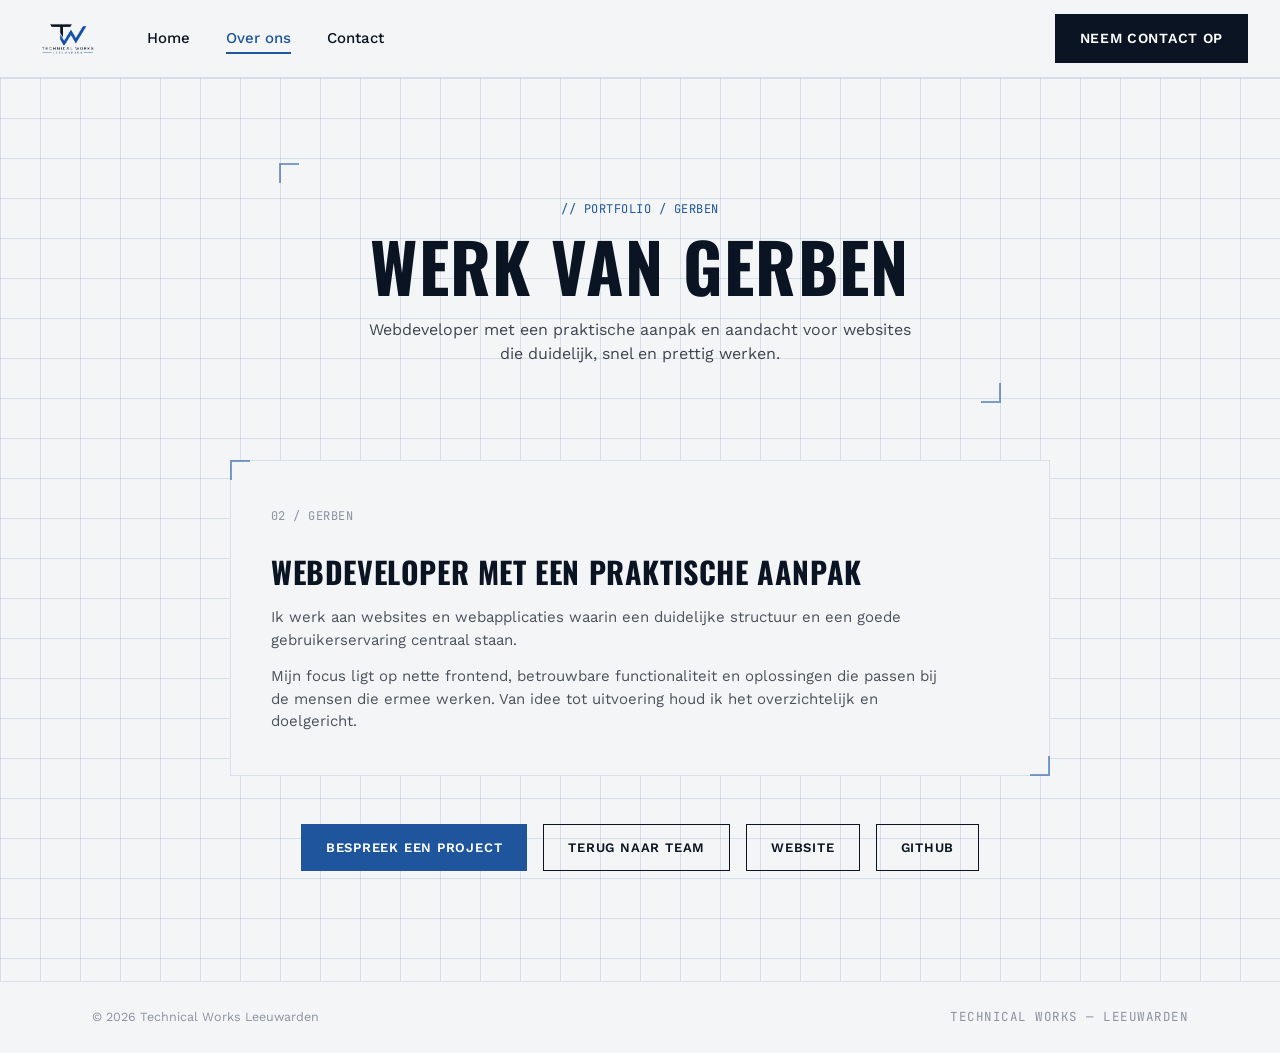
<file: gerbenportfolio.html>
<!DOCTYPE html>
<html lang="nl">
<head>
<meta charset="UTF-8">
<meta name="viewport" content="width=device-width, initial-scale=1.0">
<title>Portfolio Gerben — Technical Works Leeuwarden</title>
<link rel="preconnect" href="https://fonts.googleapis.com">
<link href="https://fonts.googleapis.com/css2?family=Oswald:wght@400;500;600;700&family=Work+Sans:wght@400;500;600&family=JetBrains+Mono:wght@400;500&display=swap" rel="stylesheet">
<style>
  :root{--ink:#0A1422;--blue:#1E559D;--blue-light:#3D7FC9;--steel:#8B93A0;--bg:#F4F5F7;--line:rgba(30,85,157,0.14);--white:#FFFFFF;}
  *{margin:0;padding:0;box-sizing:border-box;}
  html{scroll-behavior:smooth;}
  body{background:var(--bg);color:var(--ink);font-family:'Work Sans',sans-serif;line-height:1.5;min-height:100vh;display:flex;flex-direction:column;}
  h1,h2,h3{font-family:'Oswald',sans-serif;text-transform:uppercase;letter-spacing:.02em;}
  .mono{font-family:'JetBrains Mono',monospace;letter-spacing:.04em;}
  a{color:inherit;text-decoration:none;}
  .wrap{max-width:1160px;margin:0 auto;padding:0 32px;}
  .grid-bg{position:absolute;inset:0;background-image:linear-gradient(var(--line) 1px,transparent 1px),linear-gradient(90deg,var(--line) 1px,transparent 1px);background-size:40px 40px;pointer-events:none;}
  .bracket{position:relative;}
  .bracket::before,.bracket::after{content:'';position:absolute;width:18px;height:18px;border-color:var(--blue);border-style:solid;opacity:.55;}
  .bracket::before{top:-1px;left:-1px;border-width:2px 0 0 2px;}
  .bracket::after{bottom:-1px;right:-1px;border-width:0 2px 2px 0;}
  header{position:sticky;top:0;z-index:50;background:rgba(244,245,247,.9);backdrop-filter:blur(8px);border-bottom:1px solid var(--line);}
  nav{display:flex;align-items:center;justify-content:space-between;padding:14px 32px;width:100%;}
  .nav-left{display:flex;align-items:center;gap:44px;}
  .brand img{height:40px;width:auto;display:block;}
  .navlinks{display:flex;gap:36px;font-size:15px;font-weight:500;}
  .navlinks a{position:relative;padding:4px 0;}
  .navlinks a.current{color:var(--blue);}
  .navlinks a::after{content:'';position:absolute;left:0;bottom:0;height:2px;width:0;background:var(--blue);transition:width .25s ease;}
  .navlinks a:hover::after,.navlinks a.current::after{width:100%;}
  .nav-cta{font-size:14px;font-weight:600;text-transform:uppercase;letter-spacing:.05em;background:var(--ink);color:var(--white);padding:13px 24px;border:1px solid var(--ink);transition:background .2s ease,color .2s ease;}
  .nav-cta:hover{background:transparent;color:var(--ink);}
  main{position:relative;flex:1;padding:86px 0 110px;overflow:hidden;}
  main>.wrap{position:relative;z-index:2;}
  .portfolio-head{max-width:720px;margin:0 auto 58px;text-align:center;padding:36px 24px;}
  .tag{font-size:12px;color:var(--blue);margin-bottom:14px;display:block;}
  .portfolio-head h1{font-size:clamp(38px,6vw,68px);line-height:1;color:var(--ink);}
  .portfolio-head p{max-width:560px;margin:18px auto 0;color:#3C4550;font-size:16px;}
  .text-box{background:var(--bg);border:1px solid var(--line);padding:42px 40px;max-width:820px;margin:0 auto;}
  .text-box .box-label{font-size:12px;color:var(--steel);}
  .text-box h2{font-size:30px;margin:22px 0 12px;}
  .text-box p{font-size:15px;color:#4A525C;max-width:680px;}
  .text-box p + p{margin-top:14px;}
  .portfolio-actions{display:flex;justify-content:center;gap:16px;flex-wrap:wrap;margin-top:48px;}
  .button{padding:13px 24px;border:1px solid var(--ink);font-size:13px;font-weight:600;text-transform:uppercase;letter-spacing:.06em;transition:all .2s ease;}
  .button.primary{background:var(--blue);border-color:var(--blue);color:var(--white);}
  .button:hover{background:var(--ink);border-color:var(--ink);color:var(--white);}
  footer{padding:26px 0;border-top:1px solid var(--line);}
  footer .wrap{display:flex;justify-content:space-between;align-items:center;flex-wrap:wrap;gap:12px;font-size:12.5px;color:var(--steel);}
  @media (max-width:820px){.navlinks{display:none;}}
  @media (max-width:520px){.wrap{padding:0 20px;}nav{padding:14px 20px;}.portfolio-head{padding:28px 20px;}.text-box{padding:30px 24px;}}
</style>
</head>
<body>
<header>
  <nav>
    <div class="nav-left">
      <div class="brand"><img src="logo.png" alt="Technical Works Leeuwarden logo"></div>
      <div class="navlinks">
        <a href="index.html">Home</a>
        <a href="overons.html" class="current">Over ons</a>
        <a href="contact.html">Contact</a>
      </div>
    </div>
    <a href="contact.html" class="nav-cta">Neem contact op</a>
  </nav>
</header>

<main>
  <div class="grid-bg"></div>
  <div class="wrap">
    <section class="portfolio-head bracket">
      <span class="tag mono">// PORTFOLIO / GERBEN</span>
      <h1>Werk van Gerben</h1>
      <p>Webdeveloper met een praktische aanpak en aandacht voor websites die duidelijk, snel en prettig werken.</p>
    </section>

    <section class="text-box bracket" aria-label="Over Gerben">
      <span class="box-label mono">02 / GERBEN</span>
      <h2>Webdeveloper met een praktische aanpak</h2>
      <p>Ik werk aan websites en webapplicaties waarin een duidelijke structuur en een goede gebruikerservaring centraal staan.</p>
      <p>Mijn focus ligt op nette frontend, betrouwbare functionaliteit en oplossingen die passen bij de mensen die ermee werken. Van idee tot uitvoering houd ik het overzichtelijk en doelgericht.</p>
    </section>

    <div class="portfolio-actions">
      <a href="contact.html" class="button primary">Bespreek een project</a>
      <a href="overons.html" class="button">Terug naar team</a>
      <a href="GerbenPortfolioWebsite.html" class="button">Website</a>
      <a href="https://github.com/Gurbun" class="button" target="_blank" rel="noopener noreferrer">GitHub</a>
    </div>
  </div>
</main>

<footer>
  <div class="wrap">
    <span>&copy; 2026 Technical Works Leeuwarden</span>
    <span class="mono">TECHNICAL WORKS — LEEUWARDEN</span>
  </div>
</footer>
</body>
</html>
</file>
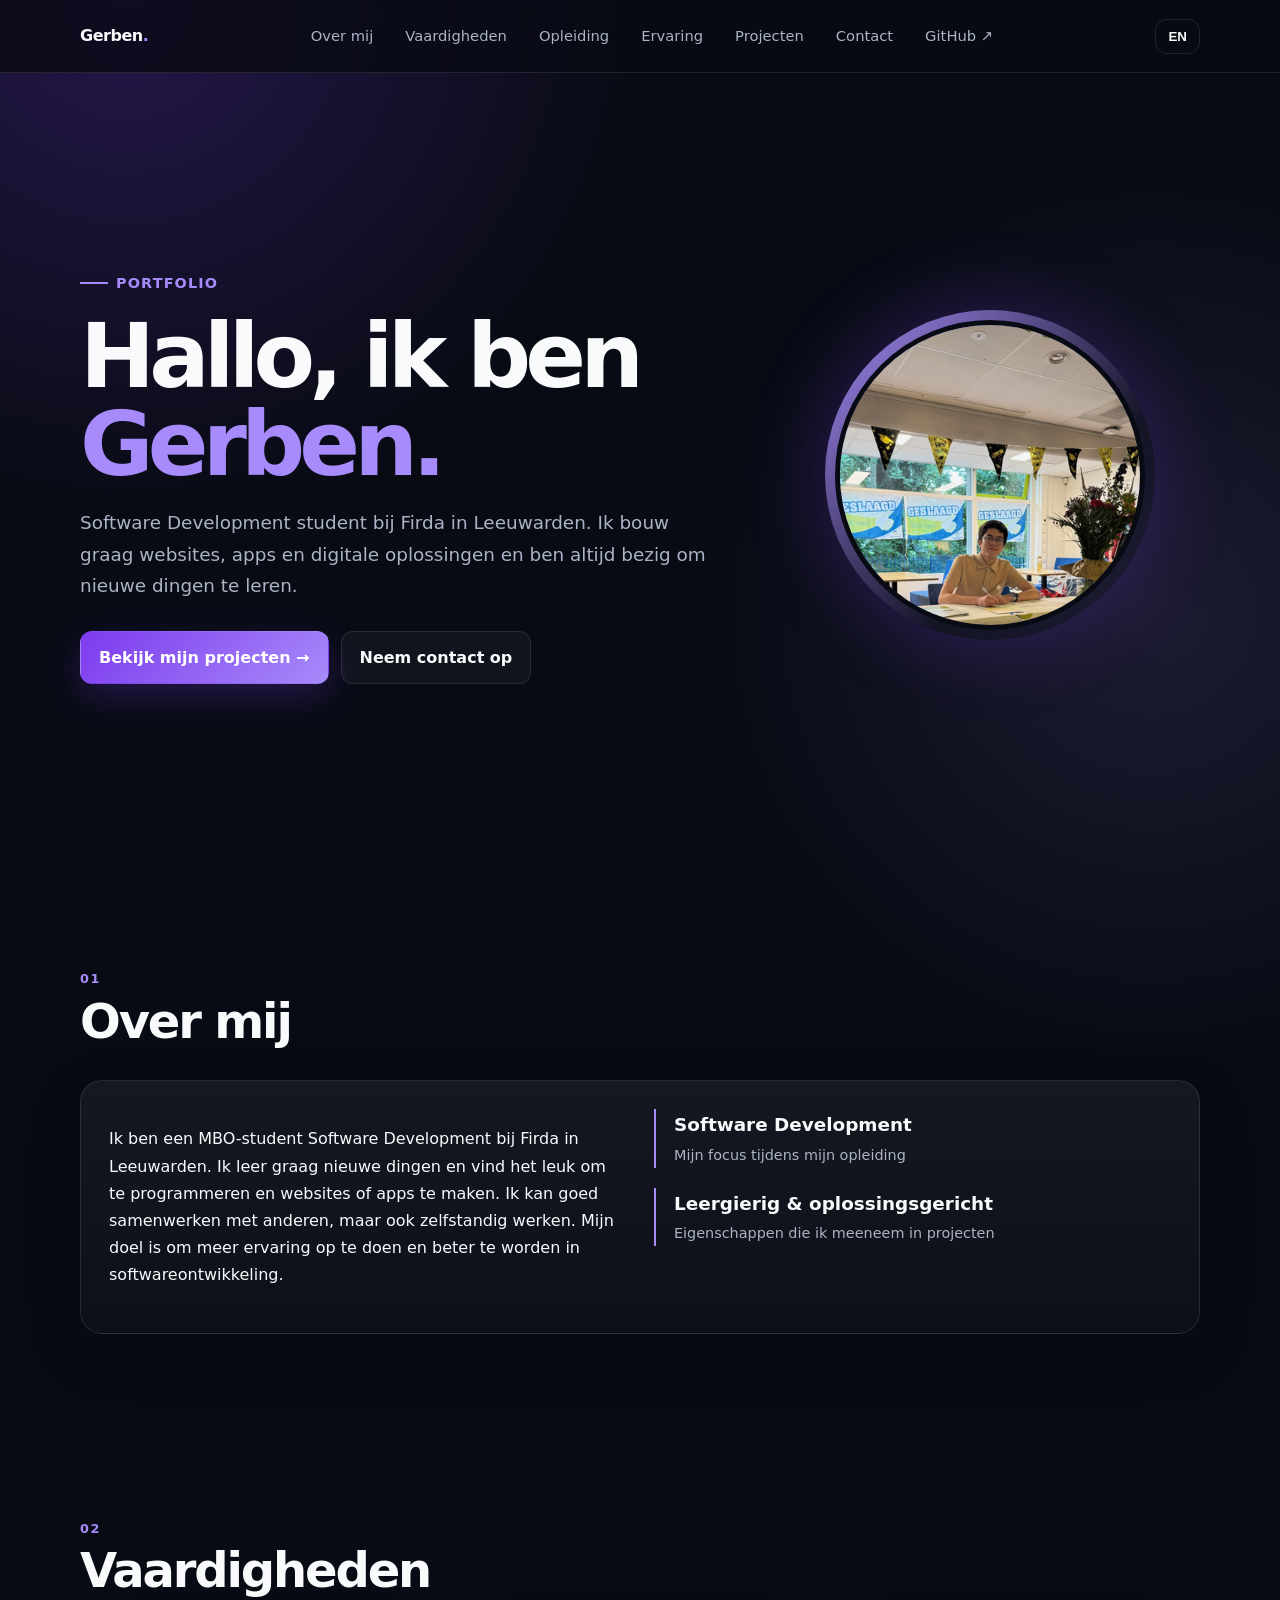
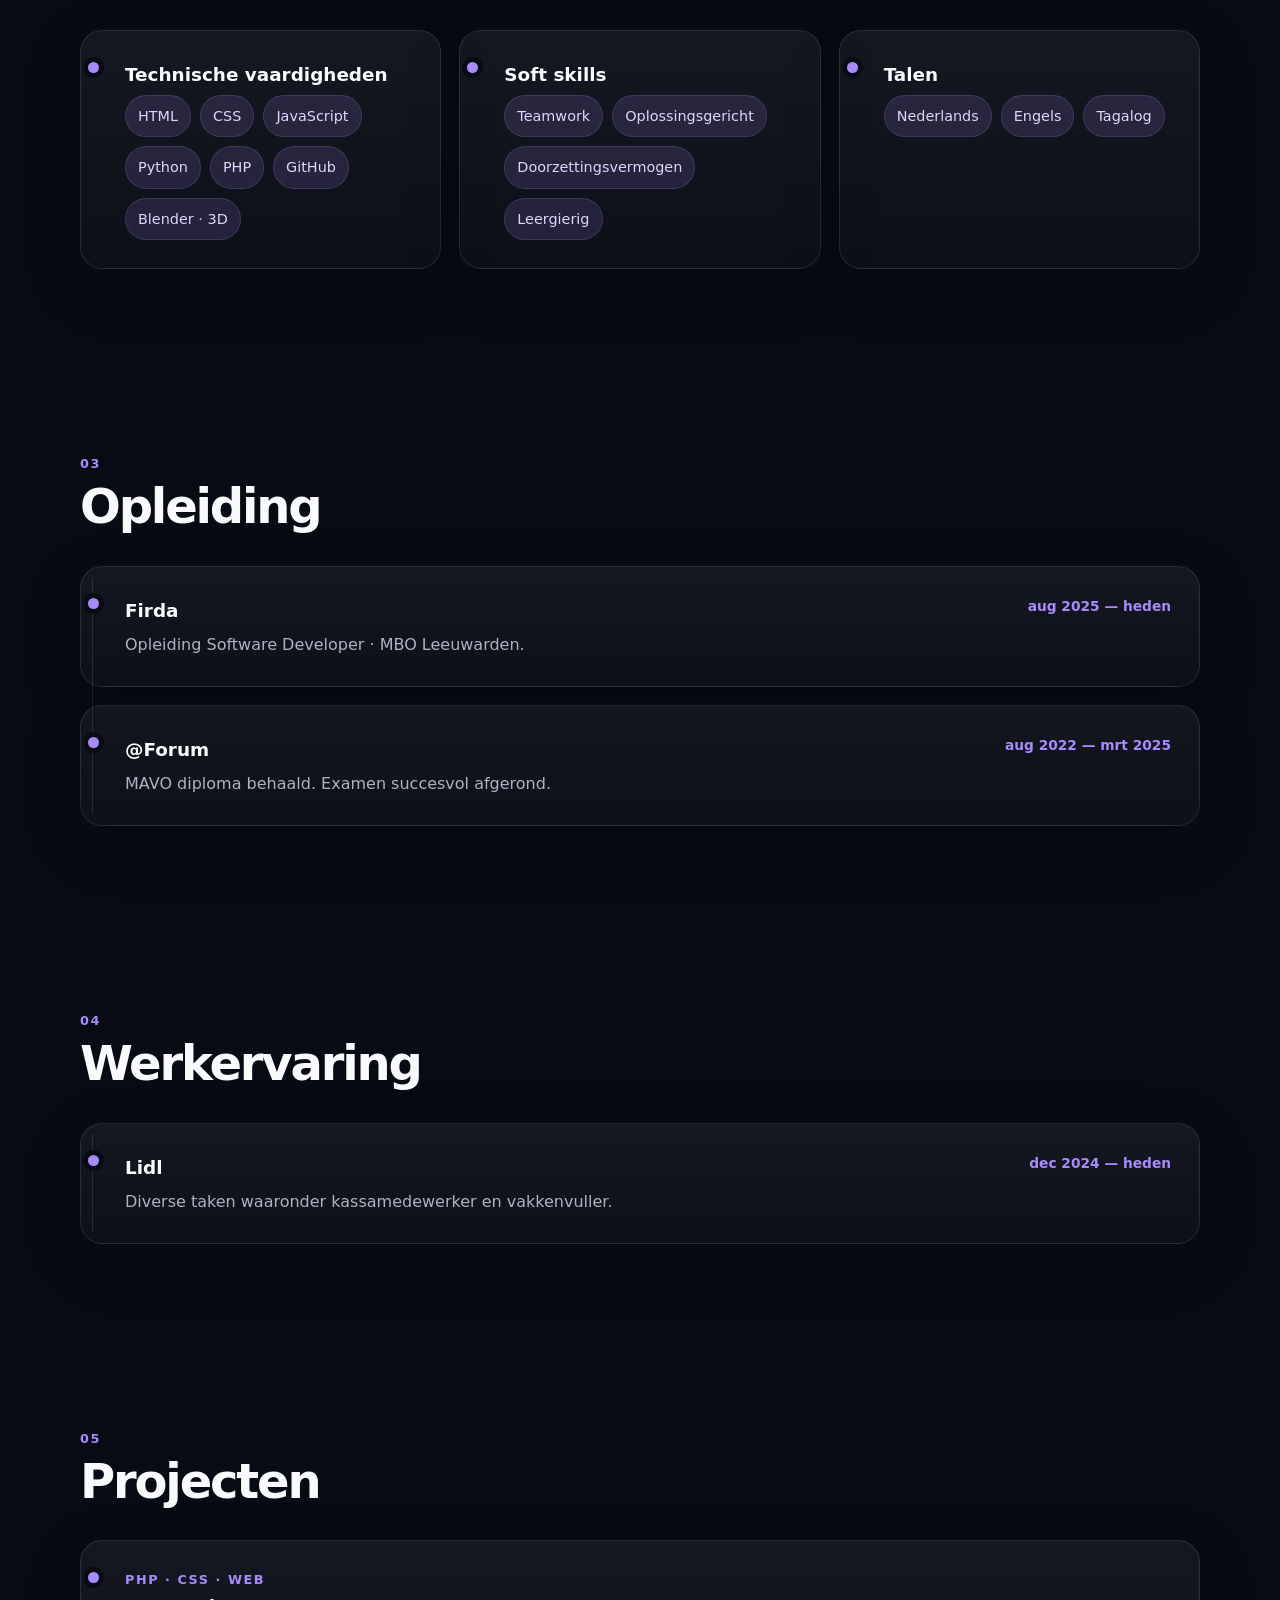
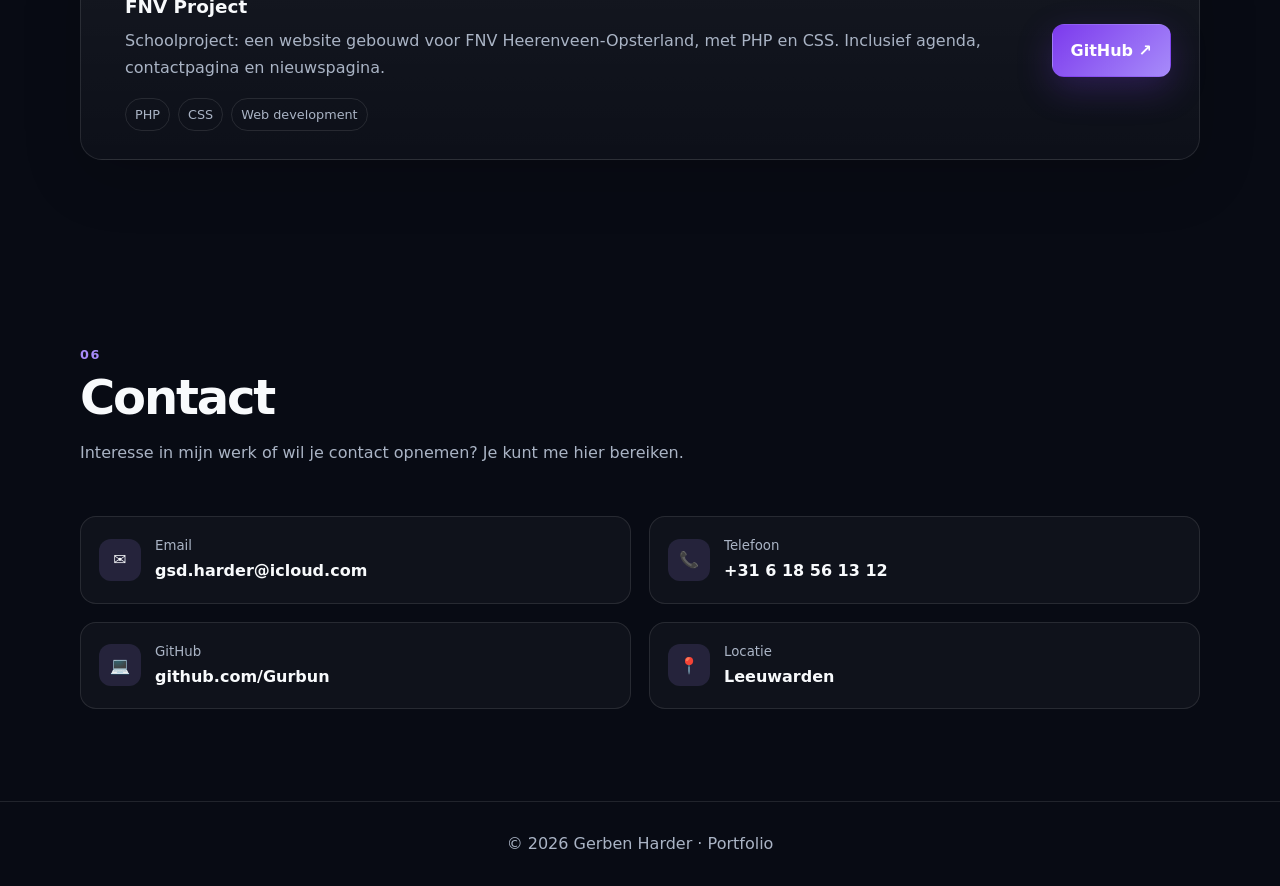
<file: GerbenPortfolioWebsite.html>
<!DOCTYPE html>
<html lang="nl">
<head>
<meta charset="UTF-8">
<meta name="viewport" content="width=device-width, initial-scale=1.0">
<meta name="description" content="Portfolio van Gerben Harder — Software Development student.">
<title>Gerben Harder | Portfolio</title>
<style>
:root {
  --bg: #080b14;
  --surface: rgba(18, 24, 39, .78);
  --surface-strong: #121827;
  --text: #f8fafc;
  --muted: #aab4c5;
  --line: rgba(255,255,255,.10);
  --accent: #a78bfa;
  --accent-2: #7c3aed;
  --accent-soft: rgba(167,139,250,.14);
  --max: 1120px;
  --radius: 22px;
}
* { box-sizing: border-box; }
html { scroll-behavior: smooth; }
body {
  margin: 0;
  font-family: Inter, ui-sans-serif, system-ui, -apple-system, "Segoe UI", sans-serif;
  color: var(--text);
  background:
    radial-gradient(circle at 10% 0%, rgba(124,58,237,.25), transparent 32rem),
    radial-gradient(circle at 90% 15%, rgba(167,139,250,.13), transparent 28rem),
    var(--bg);
  line-height: 1.7;
}
a { color: inherit; }
.container { width: min(calc(100% - 40px), var(--max)); margin: auto; }
section { scroll-margin-top: 100px; padding: 92px 0; }
.nav {
  position: sticky; top: 0; z-index: 100;
  backdrop-filter: blur(18px);
  background: rgba(8,11,20,.78);
  border-bottom: 1px solid var(--line);
}
.nav-inner { min-height: 72px; display:flex; align-items:center; justify-content:space-between; gap:24px; }
.logo { font-weight: 800; letter-spacing: -.03em; }
.logo span { color: var(--accent); }
.nav-links { display:flex; align-items:center; gap: 8px; list-style:none; padding:0; margin:0; }
.nav-links a { display:block; padding:9px 12px; border-radius:10px; text-decoration:none; color:var(--muted); font-size:.92rem; transition:.2s; }
.nav-links a:hover, .nav-links a:focus-visible { color:var(--text); background:var(--accent-soft); }
.nav-actions { display:flex; align-items:center; gap:10px; }
.btn {
  display:inline-flex; align-items:center; justify-content:center; gap:8px;
  padding:12px 18px; border-radius:12px; border:1px solid var(--line);
  text-decoration:none; font-weight:700; cursor:pointer; transition:transform .2s, background .2s, border-color .2s;
}
.btn:hover { transform:translateY(-2px); }
.btn-primary { color:white; border-color:transparent; background:linear-gradient(135deg,var(--accent-2),var(--accent)); box-shadow:0 12px 35px rgba(124,58,237,.25); }
.btn-ghost { background:rgba(255,255,255,.04); }
.lang { padding:9px 12px; background:transparent; color:var(--text); }
.menu { display:none; background:none; color:white; border:1px solid var(--line); border-radius:10px; padding:9px 11px; font-size:1.1rem; }

.hero { min-height: 680px; display:grid; place-items:center; position:relative; overflow:hidden; }
.hero-grid { display:grid; grid-template-columns: 1.2fr .8fr; gap:70px; align-items:center; padding:100px 0; }
.eyebrow { display:inline-flex; gap:8px; align-items:center; color:var(--accent); font-weight:800; font-size:.9rem; letter-spacing:.08em; text-transform:uppercase; }
.eyebrow::before { content:""; width:28px; height:2px; background:var(--accent); }
.hero h1 { font-size:clamp(3rem,7vw,6rem); line-height:.98; letter-spacing:-.065em; margin:18px 0; }
.hero h1 span { color:var(--accent); }
.hero-copy { color:var(--muted); font-size:1.15rem; max-width:650px; }
.hero-buttons { display:flex; flex-wrap:wrap; gap:12px; margin-top:30px; }
.profile-wrap { display:grid; place-items:center; position:relative; }
.profile-ring { width:min(330px,75vw); aspect-ratio:1; padding:10px; border-radius:50%; background:linear-gradient(135deg,var(--accent),transparent 65%); box-shadow:0 0 80px rgba(124,58,237,.28); }
.hero img { width:100%; height:100%; border-radius:50%; object-fit:cover; border:5px solid var(--bg); display:block; }
.badge { position:absolute; right:2%; bottom:10%; padding:12px 16px; border:1px solid var(--line); background:rgba(18,24,39,.9); backdrop-filter:blur(12px); border-radius:14px; font-weight:700; box-shadow:0 16px 40px rgba(0,0,0,.25); }

.section-head { display:flex; align-items:end; justify-content:space-between; gap:20px; margin-bottom:34px; }
.kicker { color:var(--accent); font-weight:800; font-size:.8rem; text-transform:uppercase; letter-spacing:.12em; }
h2 { font-size:clamp(2rem,4vw,3rem); line-height:1.05; letter-spacing:-.045em; margin:6px 0 0; }
.lead { color:var(--muted); max-width:680px; }
.about-card, .card { background:linear-gradient(180deg,rgba(255,255,255,.055),rgba(255,255,255,.025)); border:1px solid var(--line); border-radius:var(--radius); padding:28px; box-shadow:0 18px 60px rgba(0,0,0,.16); }
.about-card { display:grid; grid-template-columns:1fr 1fr; gap:28px; }
.stat { border-left:2px solid var(--accent); padding-left:18px; }
.stat strong { display:block; font-size:1.15rem; }
.stat span { color:var(--muted); font-size:.9rem; }

.skill-groups { display:grid; grid-template-columns:repeat(3,1fr); gap:18px; }
.skill-group h3 { margin-top:0; }
.skills-grid { display:flex; flex-wrap:wrap; gap:9px; }
.skill-tag { padding:8px 12px; border-radius:999px; background:var(--accent-soft); border:1px solid rgba(167,139,250,.2); color:#ddd6fe; font-size:.9rem; }

.timeline { position:relative; display:grid; gap:18px; }
.timeline::before { content:""; position:absolute; left:12px; top:12px; bottom:12px; width:1px; background:var(--line); }
.card { position:relative; padding-left:44px; }
.card::before { content:""; position:absolute; left:7px; top:31px; width:11px; height:11px; border-radius:50%; background:var(--accent); box-shadow:0 0 0 5px var(--bg); }
.card h3 { margin:0 0 5px; font-size:1.15rem; }
.date { color:var(--accent); font-size:.86rem; font-weight:800; float:right; }
.card p { color:var(--muted); margin:0; }

.project-card { display:flex; align-items:center; justify-content:space-between; gap:24px; }
.project-tech { display:flex; gap:8px; flex-wrap:wrap; margin-top:16px; }
.project-tech span { font-size:.8rem; color:var(--muted); border:1px solid var(--line); border-radius:999px; padding:5px 9px; }
.project-link { flex:none; }

.contact-grid { display:grid; grid-template-columns:1fr 1fr; gap:18px; }
.contact-item { display:flex; gap:14px; align-items:center; padding:18px; border:1px solid var(--line); border-radius:16px; background:rgba(255,255,255,.03); }
.contact-icon { width:42px; height:42px; display:grid; place-items:center; border-radius:12px; background:var(--accent-soft); }
.contact-item small { display:block; color:var(--muted); }
.contact-item a { text-decoration:none; font-weight:700; }

footer { border-top:1px solid var(--line); padding:28px 0; color:var(--muted); text-align:center; }

.reveal { opacity:0; transform:translateY(18px); transition:opacity .65s ease, transform .65s ease; }
.reveal.visible { opacity:1; transform:none; }
@media (max-width: 900px) {
  .nav-links { display:none; position:absolute; top:72px; left:20px; right:20px; padding:10px; background:#101624; border:1px solid var(--line); border-radius:16px; flex-direction:column; align-items:stretch; }
  .nav-links.open { display:flex; }
  .menu { display:block; }
  .hero-grid, .about-card, .skill-groups, .contact-grid { grid-template-columns:1fr; }
  .hero { min-height:auto; }
  .hero-grid { padding:75px 0 60px; }
  .profile-wrap { order:-1; }
  .profile-ring { width:220px; }
  .section-head { display:block; }
}
@media (max-width: 600px) {
  .container { width:min(calc(100% - 28px), var(--max)); }
  section { padding:68px 0; }
  .hero h1 { font-size:3.3rem; }
  .hero-copy { font-size:1rem; }
  .date { float:none; display:block; margin-top:4px; }
  .project-card { align-items:flex-start; flex-direction:column; }
  .badge { right:0; bottom:4%; }
}
@media (prefers-reduced-motion: reduce) {
  html { scroll-behavior:auto; }
  *, *::before, *::after { animation-duration:.01ms !important; transition-duration:.01ms !important; }
}
</style>
</head>
<body>

<header class="nav">
  <div class="container nav-inner">
    <a class="logo" href="#top" style="text-decoration:none;">Gerben<span>.</span></a>
    <nav>
      <ul class="nav-links" id="navLinks">
        <li><a href="#about" data-i18n="nav_about">Over mij</a></li>
        <li><a href="#skills" data-i18n="nav_skills">Vaardigheden</a></li>
        <li><a href="#education" data-i18n="nav_education">Opleiding</a></li>
        <li><a href="#experience" data-i18n="nav_experience">Ervaring</a></li>
        <li><a href="#projects" data-i18n="nav_projects">Projecten</a></li>
        <li><a href="#contact" data-i18n="nav_contact">Contact</a></li>
        <li><a href="https://github.com/Gurbun" target="_blank" rel="noopener">GitHub ↗</a></li>
      </ul>
    </nav>
    <div class="nav-actions">
      <button class="btn lang" id="langToggle" type="button" aria-label="Switch language">EN</button>
      <button class="menu" id="menuToggle" type="button" aria-label="Menu openen" aria-expanded="false">☰</button>
    </div>
  </div>
</header>

<main id="top">
  <section class="hero">
    <div class="container hero-grid">
      <div class="reveal">
        <div class="eyebrow" data-i18n="hero_eyebrow">Portfolio</div>
        <h1>Hallo, ik ben <span>Gerben.</span></h1>
        <p class="hero-copy" data-i18n="hero_text">Software Development student bij Firda in Leeuwarden. Ik bouw graag websites, apps en digitale oplossingen en ben altijd bezig om nieuwe dingen te leren.</p>
        <div class="hero-buttons">
          <a class="btn btn-primary" href="#projects" data-i18n="hero_projects">Bekijk mijn projecten →</a>
          <a class="btn btn-ghost" href="#contact" data-i18n="hero_contact">Neem contact op</a>
        </div>
      </div>
      <div class="profile-wrap reveal">
        <div class="profile-ring">
          <img src="[data-uri]" alt="Profielfoto van Gerben Harder">
        </div>
      </div>
    </div>
  </section>

  <section id="about">
    <div class="container reveal">
      <div class="section-head">
        <div><div class="kicker">01</div><h2 data-i18n="about_title">Over mij</h2></div>
      </div>
      <div class="about-card">
        <p data-i18n="about_text">Ik ben een MBO-student Software Development bij Firda in Leeuwarden. Ik leer graag nieuwe dingen en vind het leuk om te programmeren en websites of apps te maken. Ik kan goed samenwerken met anderen, maar ook zelfstandig werken. Mijn doel is om meer ervaring op te doen en beter te worden in softwareontwikkeling.</p>
        <div>
          <div class="stat"><strong>Software Development</strong><span data-i18n="about_focus">Mijn focus tijdens mijn opleiding</span></div>
          <div class="stat" style="margin-top:20px;"><strong>Leergierig & oplossingsgericht</strong><span data-i18n="about_traits">Eigenschappen die ik meeneem in projecten</span></div>
        </div>
      </div>
    </div>
  </section>

  <section id="skills">
    <div class="container reveal">
      <div class="section-head"><div><div class="kicker">02</div><h2 data-i18n="skills_title">Vaardigheden</h2></div></div>
      <div class="skill-groups">
        <div class="card skill-group">
          <h3 data-i18n="skills_tech">Technische vaardigheden</h3>
          <div class="skills-grid">
            <span class="skill-tag">HTML</span><span class="skill-tag">CSS</span><span class="skill-tag">JavaScript</span>
            <span class="skill-tag">Python</span><span class="skill-tag">PHP</span><span class="skill-tag">GitHub</span><span class="skill-tag">Blender · 3D</span>
          </div>
        </div>
        <div class="card skill-group">
          <h3 data-i18n="skills_soft">Soft skills</h3>
          <div class="skills-grid">
            <span class="skill-tag" data-i18n="skill_teamwork">Teamwork</span><span class="skill-tag" data-i18n="skill_solution">Oplossingsgericht</span>
            <span class="skill-tag" data-i18n="skill_perseverance">Doorzettingsvermogen</span><span class="skill-tag" data-i18n="skill_eager">Leergierig</span>
          </div>
        </div>
        <div class="card skill-group">
          <h3 data-i18n="skills_languages">Talen</h3>
          <div class="skills-grid">
            <span class="skill-tag" data-i18n="lang_nl">Nederlands</span><span class="skill-tag" data-i18n="lang_en">Engels</span><span class="skill-tag">Tagalog</span>
          </div>
        </div>
      </div>
    </div>
  </section>

  <section id="education">
    <div class="container reveal">
      <div class="section-head"><div><div class="kicker">03</div><h2 data-i18n="education_title">Opleiding</h2></div></div>
      <div class="timeline">
        <article class="card"><h3>Firda <span class="date">aug 2025 — <span data-i18n="present">heden</span></span></h3><p data-i18n="edu_firda">Opleiding Software Developer · MBO Leeuwarden.</p></article>
        <article class="card"><h3>@Forum <span class="date">aug 2022 — mrt 2025</span></h3><p data-i18n="edu_forum">MAVO diploma behaald. Examen succesvol afgerond.</p></article>
      </div>
    </div>
  </section>

  <section id="experience">
    <div class="container reveal">
      <div class="section-head"><div><div class="kicker">04</div><h2 data-i18n="experience_title">Werkervaring</h2></div></div>
      <div class="timeline">
        <article class="card"><h3>Lidl <span class="date">dec 2024 — <span data-i18n="present">heden</span></span></h3><p data-i18n="exp_lidl">Diverse taken waaronder kassamedewerker en vakkenvuller.</p></article>
      </div>
    </div>
  </section>

  <section id="projects">
    <div class="container reveal">
      <div class="section-head"><div><div class="kicker">05</div><h2 data-i18n="projects_title">Projecten</h2></div></div>
      <article class="card project-card">
        <div>
          <div class="kicker">PHP · CSS · Web</div>
          <h3>FNV Project</h3>
          <p data-i18n="proj_fnv">Schoolproject: een website gebouwd voor FNV Heerenveen-Opsterland, met PHP en CSS. Inclusief agenda, contactpagina en nieuwspagina.</p>
          <div class="project-tech"><span>PHP</span><span>CSS</span><span>Web development</span></div>
        </div>
        <a class="btn btn-primary project-link" href="https://github.com/Gurbun/Fnvproject" target="_blank" rel="noopener">GitHub ↗</a>
      </article>
    </div>
  </section>

  <section id="contact">
    <div class="container reveal">
      <div class="section-head"><div><div class="kicker">06</div><h2 data-i18n="contact_title">Contact</h2><p class="lead" data-i18n="contact_lead">Interesse in mijn werk of wil je contact opnemen? Je kunt me hier bereiken.</p></div></div>
      <div class="contact-grid">
        <div class="contact-item"><div class="contact-icon">✉️</div><div><small>Email</small><a href="mailto:gsd.harder@icloud.com">gsd.harder@icloud.com</a></div></div>
        <div class="contact-item"><div class="contact-icon">📞</div><div><small>Telefoon</small><a href="tel:+31618561312">+31 6 18 56 13 12</a></div></div>
        <div class="contact-item"><div class="contact-icon">💻</div><div><small>GitHub</small><a href="https://github.com/Gurbun" target="_blank" rel="noopener">github.com/Gurbun</a></div></div>
        <div class="contact-item"><div class="contact-icon">📍</div><div><small>Locatie</small><strong>Leeuwarden</strong></div></div>
      </div>
    </div>
  </section>
</main>

<footer>© <span id="year"></span> Gerben Harder · <span data-i18n="footer">Portfolio</span></footer>

<script>
const translations = {
  nl: {
    nav_about:"Over mij", nav_skills:"Vaardigheden", nav_education:"Opleiding", nav_experience:"Ervaring", nav_projects:"Projecten", nav_contact:"Contact",
    hero_eyebrow:"Portfolio", hero_role:"Software Developer Student",
    hero_text:"Software Development student bij Firda in Leeuwarden. Ik bouw graag websites, apps en digitale oplossingen en ben altijd bezig om nieuwe dingen te leren.",
    hero_projects:"Bekijk mijn projecten →", hero_contact:"Neem contact op",
    about_title:"Over mij", about_focus:"Mijn focus tijdens mijn opleiding", about_traits:"Eigenschappen die ik meeneem in projecten",
    about_text:"Ik ben een MBO-student Software Development bij Firda in Leeuwarden. Ik leer graag nieuwe dingen en vind het leuk om te programmeren en websites of apps te maken. Ik kan goed samenwerken met anderen, maar ook zelfstandig werken. Mijn doel is om meer ervaring op te doen en beter te worden in softwareontwikkeling.",
    skills_title:"Vaardigheden", skills_tech:"Technische vaardigheden", skills_soft:"Soft skills", skills_languages:"Talen",
    skill_teamwork:"Teamwork", skill_solution:"Oplossingsgericht", skill_perseverance:"Doorzettingsvermogen", skill_eager:"Leergierig",
    lang_nl:"Nederlands", lang_en:"Engels", education_title:"Opleiding", edu_firda:"Opleiding Software Developer · MBO Leeuwarden.",
    edu_forum:"MAVO diploma behaald. Examen succesvol afgerond.", present:"heden", experience_title:"Werkervaring",
    exp_lidl:"Diverse taken waaronder kassamedewerker en vakkenvuller.", projects_title:"Projecten",
    proj_fnv:"Schoolproject: een website gebouwd voor FNV Heerenveen-Opsterland, met PHP en CSS. Inclusief agenda, contactpagina en nieuwspagina.",
    contact_title:"Contact", contact_lead:"Interesse in mijn werk of wil je contact opnemen? Je kunt me hier bereiken.", footer:"Portfolio"
  },
  en: {
    nav_about:"About me", nav_skills:"Skills", nav_education:"Education", nav_experience:"Experience", nav_projects:"Projects", nav_contact:"Contact",
    hero_eyebrow:"Portfolio", hero_role:"Software Developer Student",
    hero_text:"Software Development student at Firda in Leeuwarden. I enjoy building websites, apps and digital solutions while continuously learning new things.",
    hero_projects:"View my projects →", hero_contact:"Get in touch",
    about_title:"About me", about_focus:"My focus during my studies", about_traits:"Strengths I bring to projects",
    about_text:"I am an MBO Software Development student at Firda in Leeuwarden. I enjoy learning new things and like programming and building websites or apps. I work well with others, but I can also work independently. My goal is to gain more experience and improve my software development skills.",
    skills_title:"Skills", skills_tech:"Technical skills", skills_soft:"Soft skills", skills_languages:"Languages",
    skill_teamwork:"Teamwork", skill_solution:"Solution-oriented", skill_perseverance:"Perseverance", skill_eager:"Eager to learn",
    lang_nl:"Dutch", lang_en:"English", education_title:"Education", edu_firda:"Software Developer program · MBO Leeuwarden.",
    edu_forum:"Obtained MAVO diploma. Successfully passed exams.", present:"present", experience_title:"Experience",
    exp_lidl:"Various tasks including cashier and shelf stocking.", projects_title:"Projects",
    proj_fnv:"School project: a website built for FNV Heerenveen-Opsterland, using PHP and CSS. Includes an agenda, contact page and news page.",
    contact_title:"Contact", contact_lead:"Interested in my work or want to get in touch? You can reach me here.", footer:"Portfolio"
  }
};

let currentLang = localStorage.getItem("portfolioLang") || "nl";
const langButton = document.getElementById("langToggle");
const navLinks = document.getElementById("navLinks");
const menuToggle = document.getElementById("menuToggle");

function applyLanguage() {
  document.documentElement.lang = currentLang;
  langButton.textContent = currentLang === "nl" ? "EN" : "NL";
  document.querySelectorAll("[data-i18n]").forEach(el => {
    const value = translations[currentLang][el.dataset.i18n];
    if (value) el.textContent = value;
  });
  localStorage.setItem("portfolioLang", currentLang);
}

langButton.addEventListener("click", () => {
  currentLang = currentLang === "nl" ? "en" : "nl";
  applyLanguage();
});

menuToggle.addEventListener("click", () => {
  const open = navLinks.classList.toggle("open");
  menuToggle.setAttribute("aria-expanded", String(open));
});
navLinks.querySelectorAll("a").forEach(link => link.addEventListener("click", () => {
  navLinks.classList.remove("open");
  menuToggle.setAttribute("aria-expanded", "false");
}));

const observer = new IntersectionObserver(entries => {
  entries.forEach(entry => {
    if (entry.isIntersecting) {
      entry.target.classList.add("visible");
      observer.unobserve(entry.target);
    }
  });
}, { threshold:.12 });
document.querySelectorAll(".reveal").forEach(el => observer.observe(el));

document.getElementById("year").textContent = new Date().getFullYear();
applyLanguage();
</script>
</body>
</html>
</file>
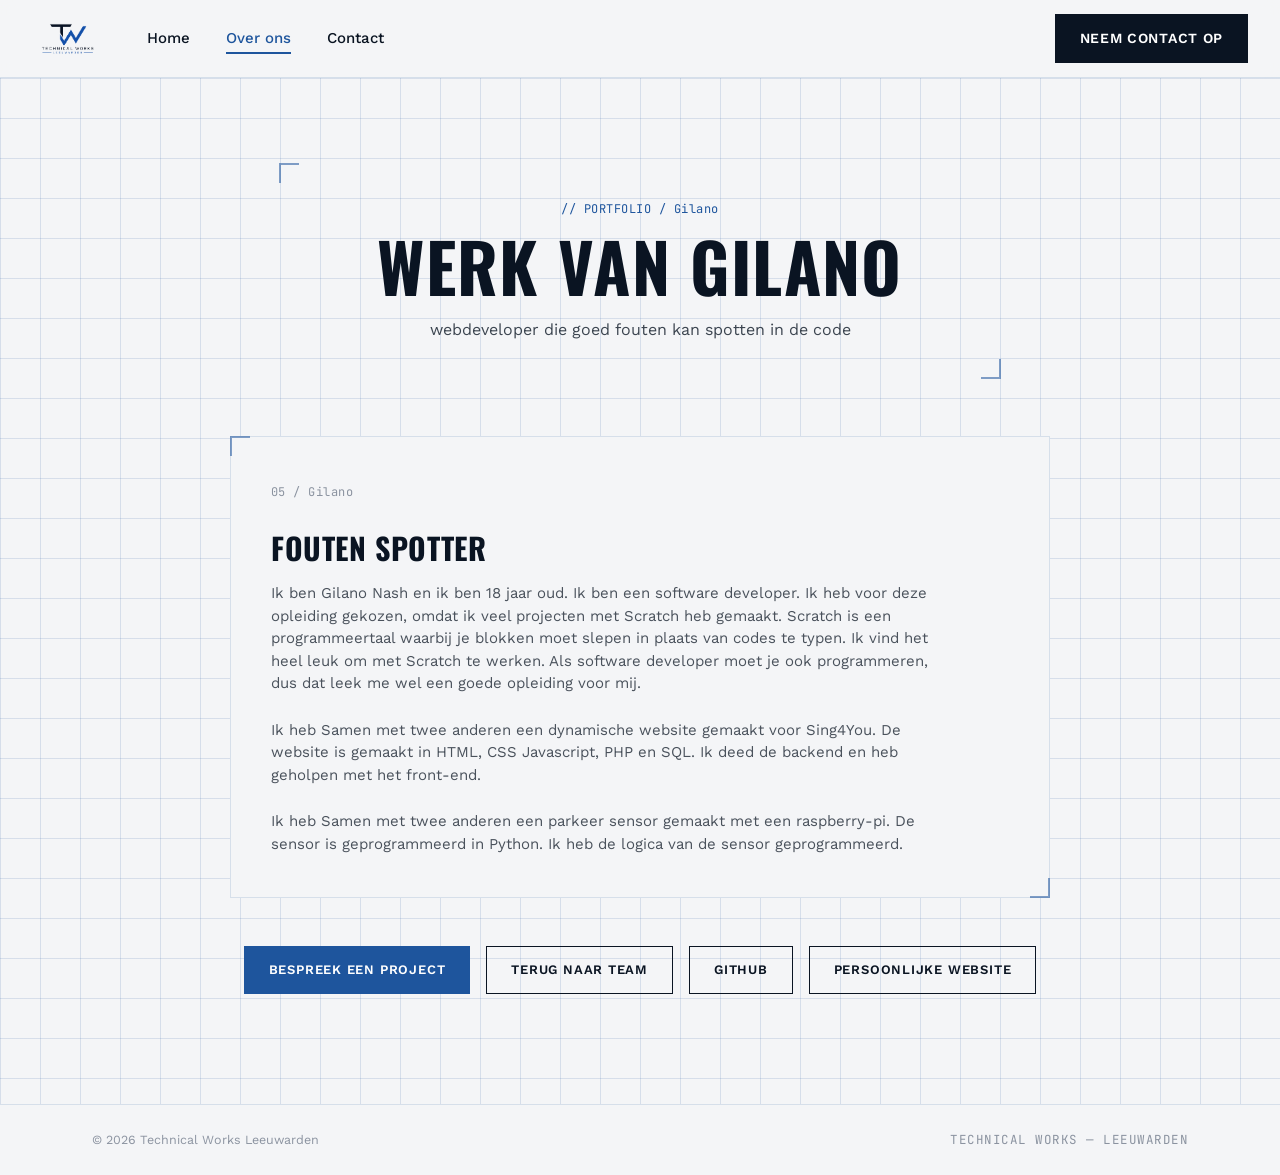
<file: gilano_nash.html>
<!DOCTYPE html>
<html lang="nl">

<head>
  <meta charset="UTF-8">
  <meta name="viewport" content="width=device-width, initial-scale=1.0">
  <title>Portfolio Wesley — Technical Works Leeuwarden</title>
  <link rel="preconnect" href="https://fonts.googleapis.com">
  <link
    href="https://fonts.googleapis.com/css2?family=Oswald:wght@400;500;600;700&family=Work+Sans:wght@400;500;600&family=JetBrains+Mono:wght@400;500&display=swap"
    rel="stylesheet">
  <style>
    :root {
      --ink: #0A1422;
      --blue: #1E559D;
      --blue-light: #3D7FC9;
      --steel: #8B93A0;
      --bg: #F4F5F7;
      --line: rgba(30, 85, 157, .14);
      --white: #FFF;
    }

    * {
      margin: 0;
      padding: 0;
      box-sizing: border-box;
    }

    html {
      scroll-behavior: smooth;
    }

    body {
      background: var(--bg);
      color: var(--ink);
      font-family: 'Work Sans', sans-serif;
      line-height: 1.5;
      min-height: 100vh;
      display: flex;
      flex-direction: column;
    }

    h1,
    h2,
    h3 {
      font-family: 'Oswald', sans-serif;
      text-transform: uppercase;
      letter-spacing: .02em;
    }

    .mono {
      font-family: 'JetBrains Mono', monospace;
      letter-spacing: .04em;
    }

    a {
      color: inherit;
      text-decoration: none;
    }

    .wrap {
      max-width: 1160px;
      margin: 0 auto;
      padding: 0 32px;
    }

    .grid-bg {
      position: absolute;
      inset: 0;
      background-image: linear-gradient(var(--line) 1px, transparent 1px), linear-gradient(90deg, var(--line) 1px, transparent 1px);
      background-size: 40px 40px;
      pointer-events: none;
    }

    .bracket {
      position: relative;
    }

    .bracket::before,
    .bracket::after {
      content: '';
      position: absolute;
      width: 18px;
      height: 18px;
      border-color: var(--blue);
      border-style: solid;
      opacity: .55;
    }

    .bracket::before {
      top: -1px;
      left: -1px;
      border-width: 2px 0 0 2px;
    }

    .bracket::after {
      bottom: -1px;
      right: -1px;
      border-width: 0 2px 2px 0;
    }

    header {
      position: sticky;
      top: 0;
      z-index: 50;
      background: rgba(244, 245, 247, .9);
      backdrop-filter: blur(8px);
      border-bottom: 1px solid var(--line);
    }

    nav {
      display: flex;
      align-items: center;
      justify-content: space-between;
      padding: 14px 32px;
      width: 100%;
    }

    .nav-left {
      display: flex;
      align-items: center;
      gap: 44px;
    }

    .brand img {
      height: 40px;
      width: auto;
      display: block;
    }

    .navlinks {
      display: flex;
      gap: 36px;
      font-size: 15px;
      font-weight: 500;
    }

    .navlinks a {
      position: relative;
      padding: 4px 0;
    }

    .navlinks a.current {
      color: var(--blue);
    }

    .navlinks a::after {
      content: '';
      position: absolute;
      left: 0;
      bottom: 0;
      height: 2px;
      width: 0;
      background: var(--blue);
      transition: width .25s ease;
    }

    .navlinks a:hover::after,
    .navlinks a.current::after {
      width: 100%;
    }

    .nav-cta {
      font-size: 14px;
      font-weight: 600;
      text-transform: uppercase;
      letter-spacing: .05em;
      background: var(--ink);
      color: var(--white);
      padding: 13px 24px;
      border: 1px solid var(--ink);
      transition: background .2s ease, color .2s ease;
    }

    .nav-cta:hover {
      background: transparent;
      color: var(--ink);
    }

    main {
      position: relative;
      flex: 1;
      padding: 86px 0 110px;
      overflow: hidden;
    }

    main>.wrap {
      position: relative;
      z-index: 2;
    }

    .portfolio-head {
      max-width: 720px;
      margin: 0 auto 58px;
      text-align: center;
      padding: 36px 24px;
    }

    .tag {
      font-size: 12px;
      color: var(--blue);
      margin-bottom: 14px;
      display: block;
    }

    .portfolio-head h1 {
      font-size: clamp(38px, 6vw, 68px);
      line-height: 1;
      color: var(--ink);
    }

    .portfolio-head p {
      max-width: 560px;
      margin: 18px auto 0;
      color: #3C4550;
      font-size: 16px;
    }

    .text-box {
      background: var(--bg);
      border: 1px solid var(--line);
      padding: 42px 40px;
      max-width: 820px;
      margin: 0 auto;
    }

    .text-box .box-label {
      font-size: 12px;
      color: var(--steel);
    }

    .text-box h2 {
      font-size: 30px;
      margin: 22px 0 12px;
    }

    .text-box p {
      font-size: 15px;
      color: #4A525C;
      max-width: 680px;
    }

    .text-box p+p {
      margin-top: 14px;
    }

    .portfolio-actions {
      display: flex;
      justify-content: center;
      gap: 16px;
      flex-wrap: wrap;
      margin-top: 48px;
    }

    .button {
      padding: 13px 24px;
      border: 1px solid var(--ink);
      font-size: 13px;
      font-weight: 600;
      text-transform: uppercase;
      letter-spacing: .06em;
      transition: all .2s ease;
    }

    .button.primary {
      background: var(--blue);
      border-color: var(--blue);
      color: var(--white);
    }

    .button:hover {
      background: var(--ink);
      border-color: var(--ink);
      color: var(--white);
    }

    footer {
      padding: 26px 0;
      border-top: 1px solid var(--line);
    }

    footer .wrap {
      display: flex;
      justify-content: space-between;
      align-items: center;
      flex-wrap: wrap;
      gap: 12px;
      font-size: 12.5px;
      color: var(--steel);
    }

    @media (max-width:820px) {
      .navlinks {
        display: none;
      }
    }

    @media (max-width:520px) {
      .wrap {
        padding: 0 20px;
      }

      nav {
        padding: 14px 20px;
      }

      .portfolio-head {
        padding: 28px 20px;
      }

      .text-box {
        padding: 30px 24px;
      }
    }
  </style>
</head>

<body>
  <header>
    <nav>
      <div class="nav-left">
        <div class="brand"><img src="logo.png" alt="Technical Works Leeuwarden logo"></div>
        <div class="navlinks">
          <a href="index.html">Home</a>
          <a href="overons.html" class="current">Over ons</a>
          <a href="contact.html">Contact</a>
        </div>
      </div>
      <a href="contact.html" class="nav-cta">Neem contact op</a>
    </nav>
  </header>

  <main>
    <div class="grid-bg"></div>
    <div class="wrap">
      <section class="portfolio-head bracket">
        <span class="tag mono">// PORTFOLIO / Gilano</span>
        <h1>Werk van Gilano</h1>
        <p>webdeveloper die goed fouten kan spotten in de code</p>
      </section>

      <section class="text-box bracket" aria-label="Over Wesley">
        <span class="box-label mono">05 / Gilano</span>
        <h2>Fouten spotter</h2>
        <p>Ik ben Gilano Nash en ik ben 18 jaar oud. Ik ben een software developer. Ik heb voor deze opleiding gekozen,
          omdat ik veel projecten met Scratch heb gemaakt. Scratch is een programmeertaal waarbij je blokken moet slepen
          in plaats van codes te typen. Ik vind het heel leuk om met Scratch te werken. Als software developer moet je
          ook programmeren, dus dat leek me wel een goede opleiding voor mij.</p>
        <br>
        <P>Ik heb Samen met twee anderen een dynamische website gemaakt voor Sing4You. De website is gemaakt in HTML,
          CSS Javascript, PHP en SQL. Ik deed de backend en heb geholpen met het front-end.</P>
        <br>
        <p>Ik heb Samen met twee anderen een parkeer sensor gemaakt met een raspberry-pi. De sensor is geprogrammeerd in
          Python. Ik heb de logica van de sensor geprogrammeerd.</p>
      </section>

      <div class="portfolio-actions">
        <a href="contact.html" class="button primary">Bespreek een project</a>
        <a href="overons.html" class="button">Terug naar team</a>
        <a href="https://github.com/GilanoNash" class="button" target="_blank" rel="noopener noreferrer">GitHub</a>
        <a href="https://gilanonash.github.io/portfolio-Gilano-Nash/" class="button" target="_blank"
          rel="noopener noreferrer">persoonlijke website</a>
      </div>
    </div>
  </main>

  <footer>
    <div class="wrap">
      <span>&copy; 2026 Technical Works Leeuwarden</span>
      <span class="mono">TECHNICAL WORKS — LEEUWARDEN</span>
    </div>
  </footer>
</body>

</html>
</file>
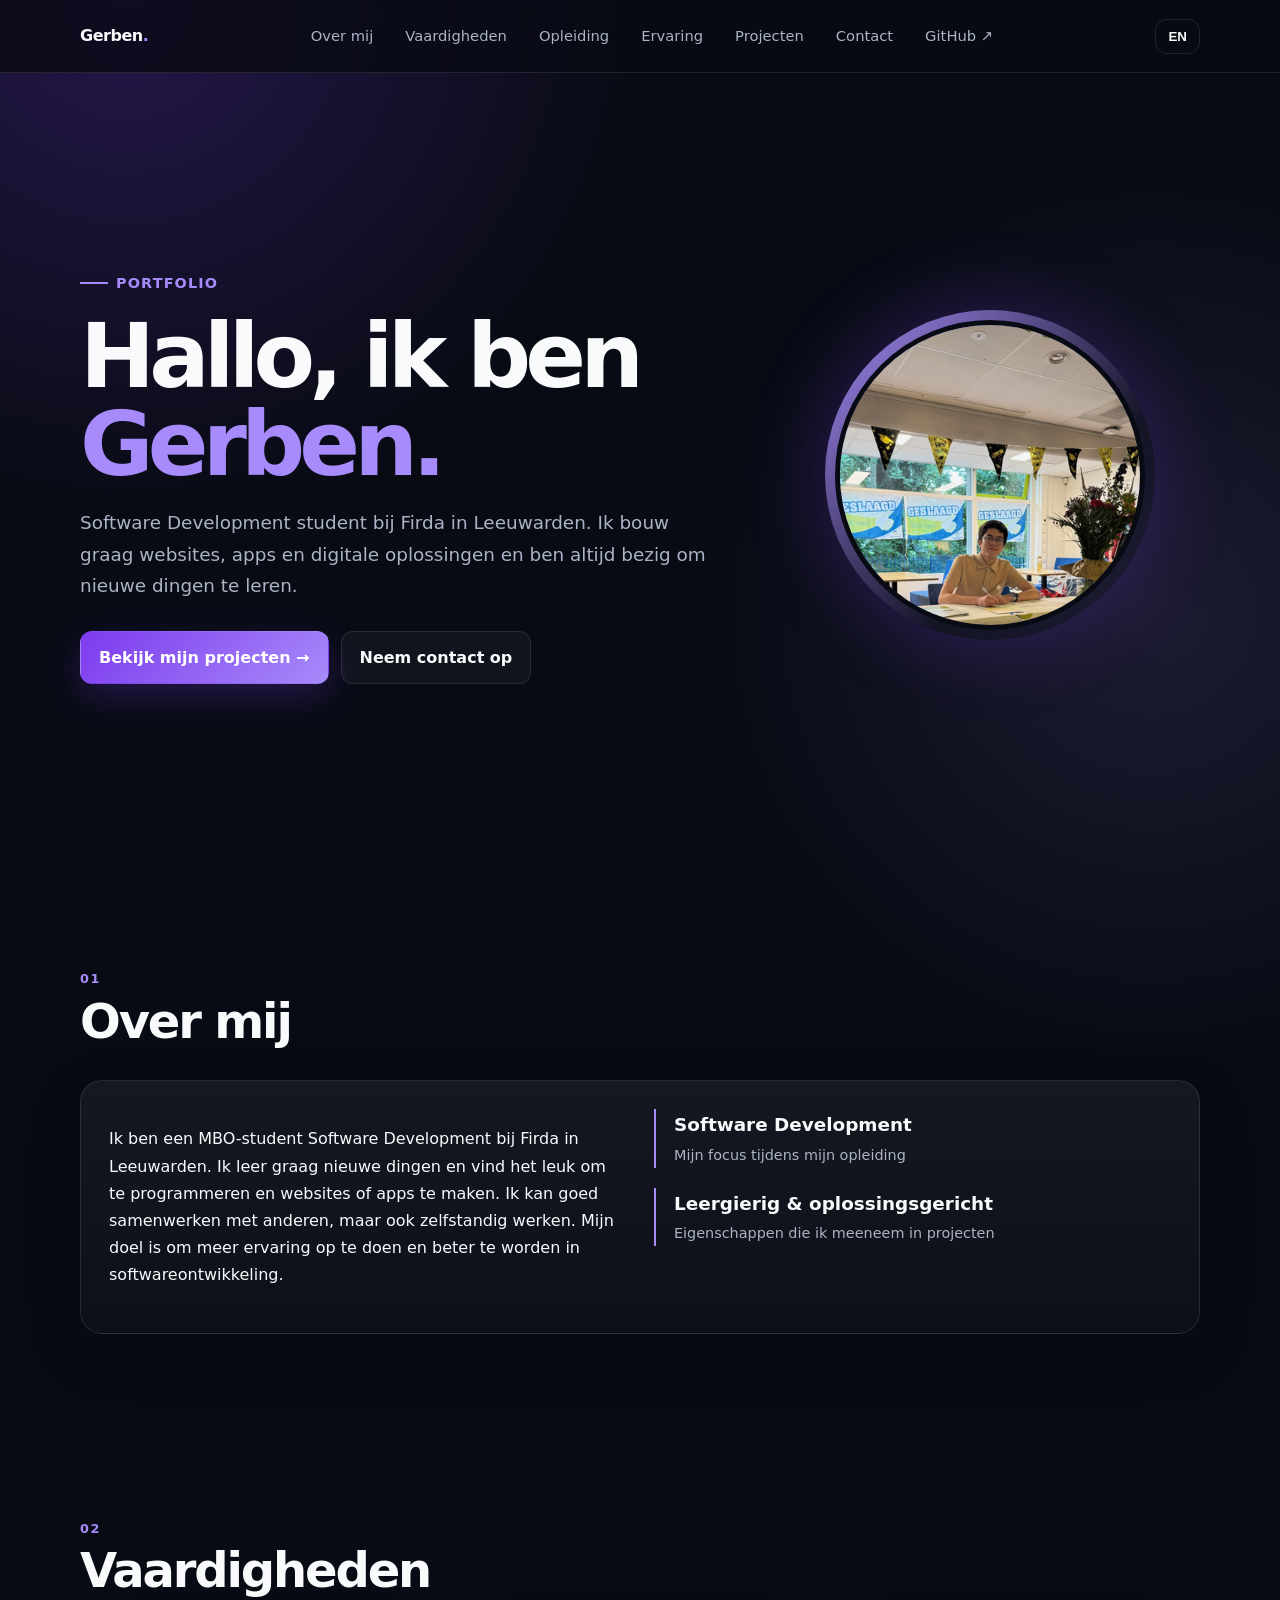
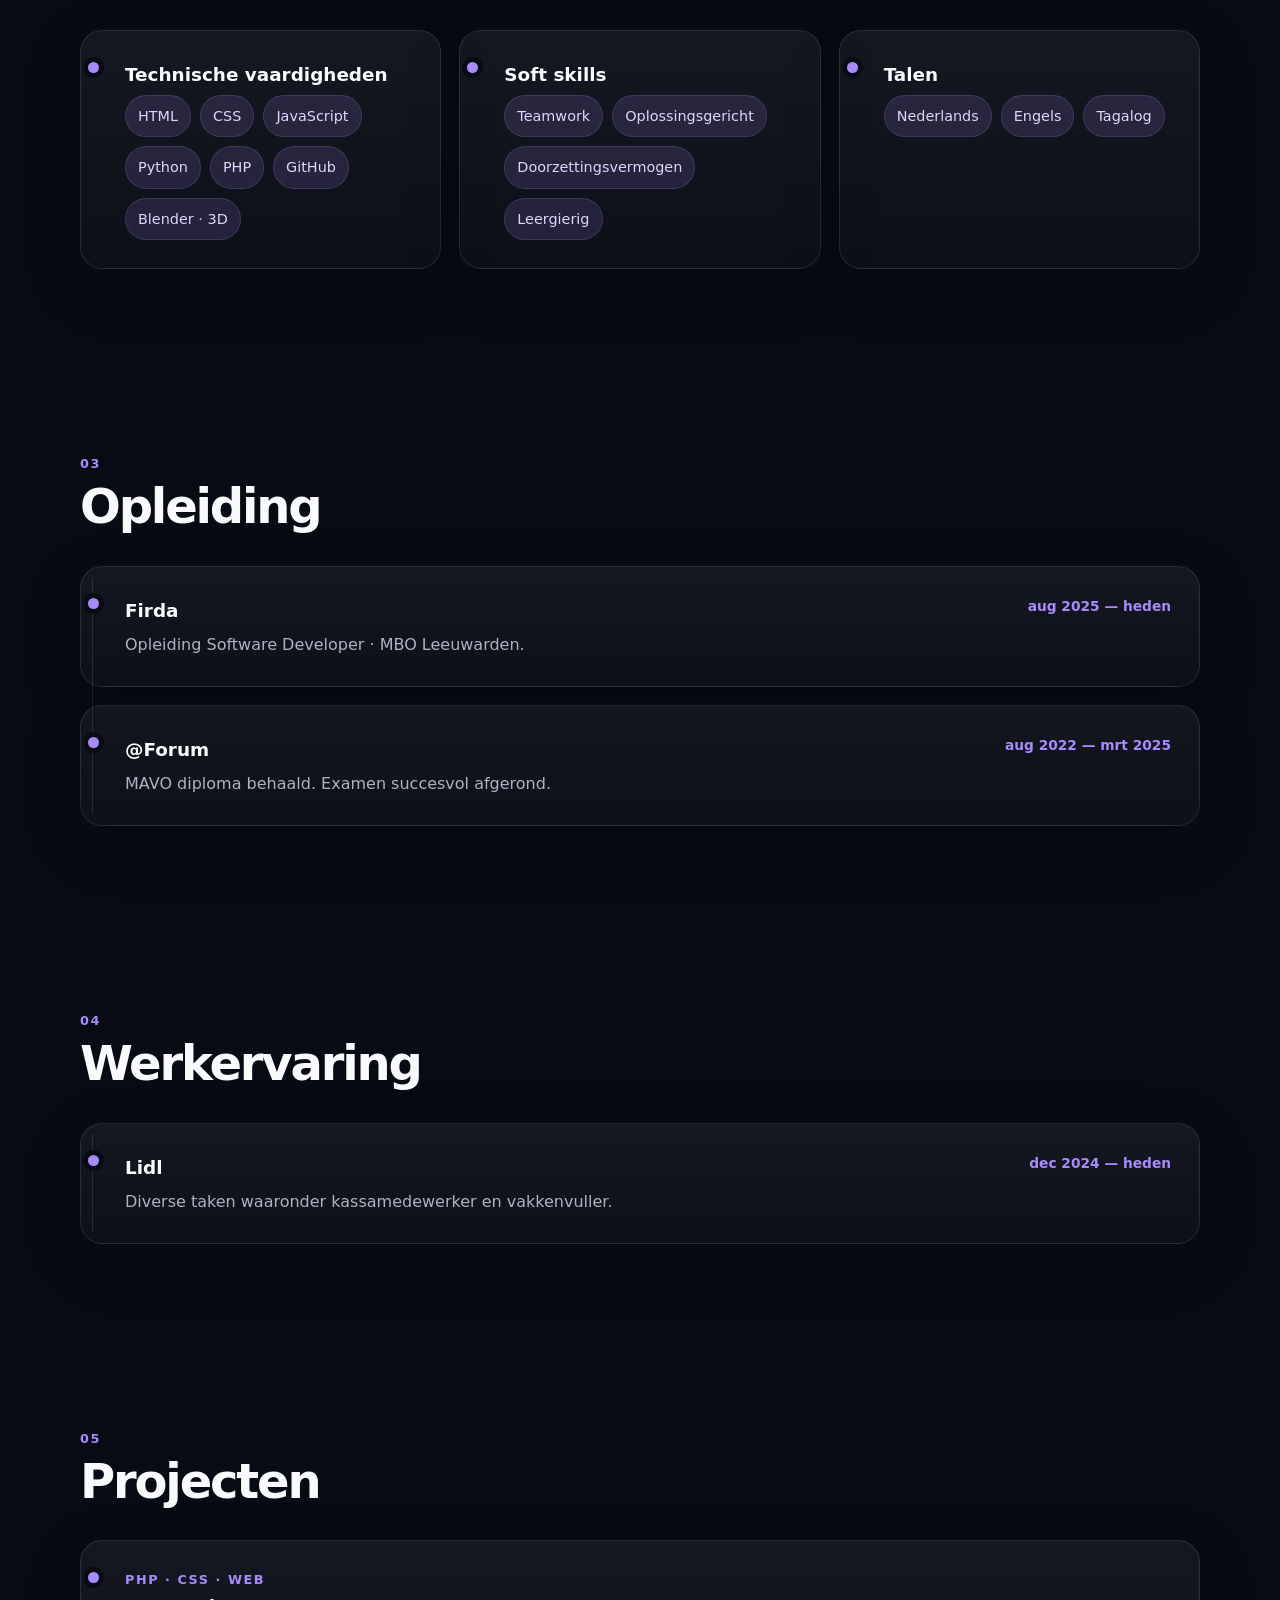
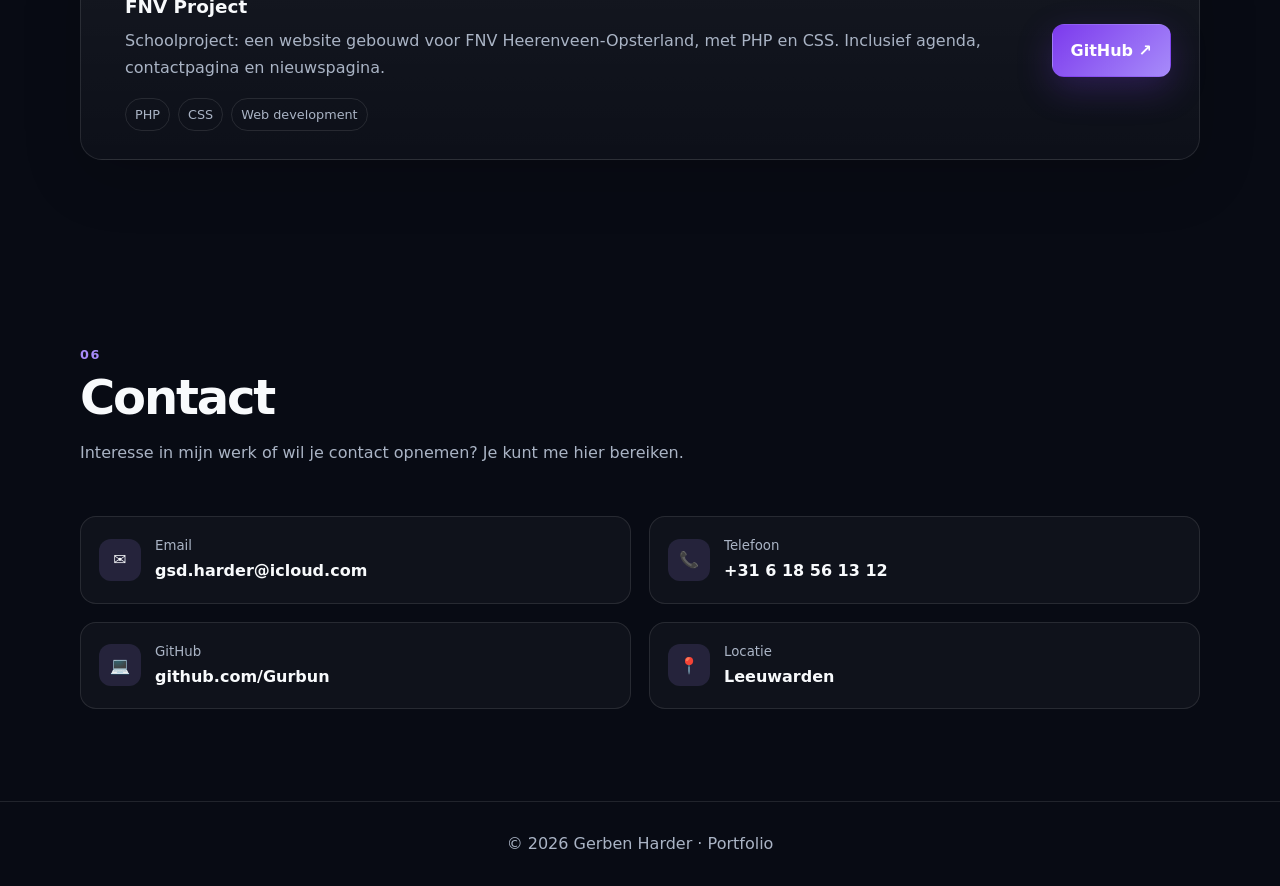
<file: portfoliowebsite.html>
<!DOCTYPE html>
<html lang="nl">
<head>
<meta charset="UTF-8">
<meta name="viewport" content="width=device-width, initial-scale=1.0">
<meta name="description" content="Portfolio van Gerben Harder — Software Development student.">
<title>Gerben Harder | Portfolio</title>
<style>
:root {
  --bg: #080b14;
  --surface: rgba(18, 24, 39, .78);
  --surface-strong: #121827;
  --text: #f8fafc;
  --muted: #aab4c5;
  --line: rgba(255,255,255,.10);
  --accent: #a78bfa;
  --accent-2: #7c3aed;
  --accent-soft: rgba(167,139,250,.14);
  --max: 1120px;
  --radius: 22px;
}
* { box-sizing: border-box; }
html { scroll-behavior: smooth; }
body {
  margin: 0;
  font-family: Inter, ui-sans-serif, system-ui, -apple-system, "Segoe UI", sans-serif;
  color: var(--text);
  background:
    radial-gradient(circle at 10% 0%, rgba(124,58,237,.25), transparent 32rem),
    radial-gradient(circle at 90% 15%, rgba(167,139,250,.13), transparent 28rem),
    var(--bg);
  line-height: 1.7;
}
a { color: inherit; }
.container { width: min(calc(100% - 40px), var(--max)); margin: auto; }
section { scroll-margin-top: 100px; padding: 92px 0; }
.nav {
  position: sticky; top: 0; z-index: 100;
  backdrop-filter: blur(18px);
  background: rgba(8,11,20,.78);
  border-bottom: 1px solid var(--line);
}
.nav-inner { min-height: 72px; display:flex; align-items:center; justify-content:space-between; gap:24px; }
.logo { font-weight: 800; letter-spacing: -.03em; }
.logo span { color: var(--accent); }
.nav-links { display:flex; align-items:center; gap: 8px; list-style:none; padding:0; margin:0; }
.nav-links a { display:block; padding:9px 12px; border-radius:10px; text-decoration:none; color:var(--muted); font-size:.92rem; transition:.2s; }
.nav-links a:hover, .nav-links a:focus-visible { color:var(--text); background:var(--accent-soft); }
.nav-actions { display:flex; align-items:center; gap:10px; }
.btn {
  display:inline-flex; align-items:center; justify-content:center; gap:8px;
  padding:12px 18px; border-radius:12px; border:1px solid var(--line);
  text-decoration:none; font-weight:700; cursor:pointer; transition:transform .2s, background .2s, border-color .2s;
}
.btn:hover { transform:translateY(-2px); }
.btn-primary { color:white; border-color:transparent; background:linear-gradient(135deg,var(--accent-2),var(--accent)); box-shadow:0 12px 35px rgba(124,58,237,.25); }
.btn-ghost { background:rgba(255,255,255,.04); }
.lang { padding:9px 12px; background:transparent; color:var(--text); }
.menu { display:none; background:none; color:white; border:1px solid var(--line); border-radius:10px; padding:9px 11px; font-size:1.1rem; }

.hero { min-height: 680px; display:grid; place-items:center; position:relative; overflow:hidden; }
.hero-grid { display:grid; grid-template-columns: 1.2fr .8fr; gap:70px; align-items:center; padding:100px 0; }
.eyebrow { display:inline-flex; gap:8px; align-items:center; color:var(--accent); font-weight:800; font-size:.9rem; letter-spacing:.08em; text-transform:uppercase; }
.eyebrow::before { content:""; width:28px; height:2px; background:var(--accent); }
.hero h1 { font-size:clamp(3rem,7vw,6rem); line-height:.98; letter-spacing:-.065em; margin:18px 0; }
.hero h1 span { color:var(--accent); }
.hero-copy { color:var(--muted); font-size:1.15rem; max-width:650px; }
.hero-buttons { display:flex; flex-wrap:wrap; gap:12px; margin-top:30px; }
.profile-wrap { display:grid; place-items:center; position:relative; }
.profile-ring { width:min(330px,75vw); aspect-ratio:1; padding:10px; border-radius:50%; background:linear-gradient(135deg,var(--accent),transparent 65%); box-shadow:0 0 80px rgba(124,58,237,.28); }
.hero img { width:100%; height:100%; border-radius:50%; object-fit:cover; border:5px solid var(--bg); display:block; }
.badge { position:absolute; right:2%; bottom:10%; padding:12px 16px; border:1px solid var(--line); background:rgba(18,24,39,.9); backdrop-filter:blur(12px); border-radius:14px; font-weight:700; box-shadow:0 16px 40px rgba(0,0,0,.25); }

.section-head { display:flex; align-items:end; justify-content:space-between; gap:20px; margin-bottom:34px; }
.kicker { color:var(--accent); font-weight:800; font-size:.8rem; text-transform:uppercase; letter-spacing:.12em; }
h2 { font-size:clamp(2rem,4vw,3rem); line-height:1.05; letter-spacing:-.045em; margin:6px 0 0; }
.lead { color:var(--muted); max-width:680px; }
.about-card, .card { background:linear-gradient(180deg,rgba(255,255,255,.055),rgba(255,255,255,.025)); border:1px solid var(--line); border-radius:var(--radius); padding:28px; box-shadow:0 18px 60px rgba(0,0,0,.16); }
.about-card { display:grid; grid-template-columns:1fr 1fr; gap:28px; }
.stat { border-left:2px solid var(--accent); padding-left:18px; }
.stat strong { display:block; font-size:1.15rem; }
.stat span { color:var(--muted); font-size:.9rem; }

.skill-groups { display:grid; grid-template-columns:repeat(3,1fr); gap:18px; }
.skill-group h3 { margin-top:0; }
.skills-grid { display:flex; flex-wrap:wrap; gap:9px; }
.skill-tag { padding:8px 12px; border-radius:999px; background:var(--accent-soft); border:1px solid rgba(167,139,250,.2); color:#ddd6fe; font-size:.9rem; }

.timeline { position:relative; display:grid; gap:18px; }
.timeline::before { content:""; position:absolute; left:12px; top:12px; bottom:12px; width:1px; background:var(--line); }
.card { position:relative; padding-left:44px; }
.card::before { content:""; position:absolute; left:7px; top:31px; width:11px; height:11px; border-radius:50%; background:var(--accent); box-shadow:0 0 0 5px var(--bg); }
.card h3 { margin:0 0 5px; font-size:1.15rem; }
.date { color:var(--accent); font-size:.86rem; font-weight:800; float:right; }
.card p { color:var(--muted); margin:0; }

.project-card { display:flex; align-items:center; justify-content:space-between; gap:24px; }
.project-tech { display:flex; gap:8px; flex-wrap:wrap; margin-top:16px; }
.project-tech span { font-size:.8rem; color:var(--muted); border:1px solid var(--line); border-radius:999px; padding:5px 9px; }
.project-link { flex:none; }

.contact-grid { display:grid; grid-template-columns:1fr 1fr; gap:18px; }
.contact-item { display:flex; gap:14px; align-items:center; padding:18px; border:1px solid var(--line); border-radius:16px; background:rgba(255,255,255,.03); }
.contact-icon { width:42px; height:42px; display:grid; place-items:center; border-radius:12px; background:var(--accent-soft); }
.contact-item small { display:block; color:var(--muted); }
.contact-item a { text-decoration:none; font-weight:700; }

footer { border-top:1px solid var(--line); padding:28px 0; color:var(--muted); text-align:center; }

.reveal { opacity:0; transform:translateY(18px); transition:opacity .65s ease, transform .65s ease; }
.reveal.visible { opacity:1; transform:none; }
@media (max-width: 900px) {
  .nav-links { display:none; position:absolute; top:72px; left:20px; right:20px; padding:10px; background:#101624; border:1px solid var(--line); border-radius:16px; flex-direction:column; align-items:stretch; }
  .nav-links.open { display:flex; }
  .menu { display:block; }
  .hero-grid, .about-card, .skill-groups, .contact-grid { grid-template-columns:1fr; }
  .hero { min-height:auto; }
  .hero-grid { padding:75px 0 60px; }
  .profile-wrap { order:-1; }
  .profile-ring { width:220px; }
  .section-head { display:block; }
}
@media (max-width: 600px) {
  .container { width:min(calc(100% - 28px), var(--max)); }
  section { padding:68px 0; }
  .hero h1 { font-size:3.3rem; }
  .hero-copy { font-size:1rem; }
  .date { float:none; display:block; margin-top:4px; }
  .project-card { align-items:flex-start; flex-direction:column; }
  .badge { right:0; bottom:4%; }
}
@media (prefers-reduced-motion: reduce) {
  html { scroll-behavior:auto; }
  *, *::before, *::after { animation-duration:.01ms !important; transition-duration:.01ms !important; }
}
</style>
</head>
<body>

<header class="nav">
  <div class="container nav-inner">
    <a class="logo" href="#top" style="text-decoration:none;">Gerben<span>.</span></a>
    <nav>
      <ul class="nav-links" id="navLinks">
        <li><a href="#about" data-i18n="nav_about">Over mij</a></li>
        <li><a href="#skills" data-i18n="nav_skills">Vaardigheden</a></li>
        <li><a href="#education" data-i18n="nav_education">Opleiding</a></li>
        <li><a href="#experience" data-i18n="nav_experience">Ervaring</a></li>
        <li><a href="#projects" data-i18n="nav_projects">Projecten</a></li>
        <li><a href="#contact" data-i18n="nav_contact">Contact</a></li>
        <li><a href="https://github.com/Gurbun" target="_blank" rel="noopener">GitHub ↗</a></li>
      </ul>
    </nav>
    <div class="nav-actions">
      <button class="btn lang" id="langToggle" type="button" aria-label="Switch language">EN</button>
      <button class="menu" id="menuToggle" type="button" aria-label="Menu openen" aria-expanded="false">☰</button>
    </div>
  </div>
</header>

<main id="top">
  <section class="hero">
    <div class="container hero-grid">
      <div class="reveal">
        <div class="eyebrow" data-i18n="hero_eyebrow">Portfolio</div>
        <h1>Hallo, ik ben <span>Gerben.</span></h1>
        <p class="hero-copy" data-i18n="hero_text">Software Development student bij Firda in Leeuwarden. Ik bouw graag websites, apps en digitale oplossingen en ben altijd bezig om nieuwe dingen te leren.</p>
        <div class="hero-buttons">
          <a class="btn btn-primary" href="#projects" data-i18n="hero_projects">Bekijk mijn projecten →</a>
          <a class="btn btn-ghost" href="#contact" data-i18n="hero_contact">Neem contact op</a>
        </div>
      </div>
      <div class="profile-wrap reveal">
        <div class="profile-ring">
          <img src="[data-uri]" alt="Profielfoto van Gerben Harder">
        </div>
      </div>
    </div>
  </section>

  <section id="about">
    <div class="container reveal">
      <div class="section-head">
        <div><div class="kicker">01</div><h2 data-i18n="about_title">Over mij</h2></div>
      </div>
      <div class="about-card">
        <p data-i18n="about_text">Ik ben een MBO-student Software Development bij Firda in Leeuwarden. Ik leer graag nieuwe dingen en vind het leuk om te programmeren en websites of apps te maken. Ik kan goed samenwerken met anderen, maar ook zelfstandig werken. Mijn doel is om meer ervaring op te doen en beter te worden in softwareontwikkeling.</p>
        <div>
          <div class="stat"><strong>Software Development</strong><span data-i18n="about_focus">Mijn focus tijdens mijn opleiding</span></div>
          <div class="stat" style="margin-top:20px;"><strong>Leergierig & oplossingsgericht</strong><span data-i18n="about_traits">Eigenschappen die ik meeneem in projecten</span></div>
        </div>
      </div>
    </div>
  </section>

  <section id="skills">
    <div class="container reveal">
      <div class="section-head"><div><div class="kicker">02</div><h2 data-i18n="skills_title">Vaardigheden</h2></div></div>
      <div class="skill-groups">
        <div class="card skill-group">
          <h3 data-i18n="skills_tech">Technische vaardigheden</h3>
          <div class="skills-grid">
            <span class="skill-tag">HTML</span><span class="skill-tag">CSS</span><span class="skill-tag">JavaScript</span>
            <span class="skill-tag">Python</span><span class="skill-tag">PHP</span><span class="skill-tag">GitHub</span><span class="skill-tag">Blender · 3D</span>
          </div>
        </div>
        <div class="card skill-group">
          <h3 data-i18n="skills_soft">Soft skills</h3>
          <div class="skills-grid">
            <span class="skill-tag" data-i18n="skill_teamwork">Teamwork</span><span class="skill-tag" data-i18n="skill_solution">Oplossingsgericht</span>
            <span class="skill-tag" data-i18n="skill_perseverance">Doorzettingsvermogen</span><span class="skill-tag" data-i18n="skill_eager">Leergierig</span>
          </div>
        </div>
        <div class="card skill-group">
          <h3 data-i18n="skills_languages">Talen</h3>
          <div class="skills-grid">
            <span class="skill-tag" data-i18n="lang_nl">Nederlands</span><span class="skill-tag" data-i18n="lang_en">Engels</span><span class="skill-tag">Tagalog</span>
          </div>
        </div>
      </div>
    </div>
  </section>

  <section id="education">
    <div class="container reveal">
      <div class="section-head"><div><div class="kicker">03</div><h2 data-i18n="education_title">Opleiding</h2></div></div>
      <div class="timeline">
        <article class="card"><h3>Firda <span class="date">aug 2025 — <span data-i18n="present">heden</span></span></h3><p data-i18n="edu_firda">Opleiding Software Developer · MBO Leeuwarden.</p></article>
        <article class="card"><h3>@Forum <span class="date">aug 2022 — mrt 2025</span></h3><p data-i18n="edu_forum">MAVO diploma behaald. Examen succesvol afgerond.</p></article>
      </div>
    </div>
  </section>

  <section id="experience">
    <div class="container reveal">
      <div class="section-head"><div><div class="kicker">04</div><h2 data-i18n="experience_title">Werkervaring</h2></div></div>
      <div class="timeline">
        <article class="card"><h3>Lidl <span class="date">dec 2024 — <span data-i18n="present">heden</span></span></h3><p data-i18n="exp_lidl">Diverse taken waaronder kassamedewerker en vakkenvuller.</p></article>
      </div>
    </div>
  </section>

  <section id="projects">
    <div class="container reveal">
      <div class="section-head"><div><div class="kicker">05</div><h2 data-i18n="projects_title">Projecten</h2></div></div>
      <article class="card project-card">
        <div>
          <div class="kicker">PHP · CSS · Web</div>
          <h3>FNV Project</h3>
          <p data-i18n="proj_fnv">Schoolproject: een website gebouwd voor FNV Heerenveen-Opsterland, met PHP en CSS. Inclusief agenda, contactpagina en nieuwspagina.</p>
          <div class="project-tech"><span>PHP</span><span>CSS</span><span>Web development</span></div>
        </div>
        <a class="btn btn-primary project-link" href="https://github.com/Gurbun/Fnvproject" target="_blank" rel="noopener">GitHub ↗</a>
      </article>
    </div>
  </section>

  <section id="contact">
    <div class="container reveal">
      <div class="section-head"><div><div class="kicker">06</div><h2 data-i18n="contact_title">Contact</h2><p class="lead" data-i18n="contact_lead">Interesse in mijn werk of wil je contact opnemen? Je kunt me hier bereiken.</p></div></div>
      <div class="contact-grid">
        <div class="contact-item"><div class="contact-icon">✉️</div><div><small>Email</small><a href="mailto:gsd.harder@icloud.com">gsd.harder@icloud.com</a></div></div>
        <div class="contact-item"><div class="contact-icon">📞</div><div><small>Telefoon</small><a href="tel:+31618561312">+31 6 18 56 13 12</a></div></div>
        <div class="contact-item"><div class="contact-icon">💻</div><div><small>GitHub</small><a href="https://github.com/Gurbun" target="_blank" rel="noopener">github.com/Gurbun</a></div></div>
        <div class="contact-item"><div class="contact-icon">📍</div><div><small>Locatie</small><strong>Leeuwarden</strong></div></div>
      </div>
    </div>
  </section>
</main>

<footer>© <span id="year"></span> Gerben Harder · <span data-i18n="footer">Portfolio</span></footer>

<script>
const translations = {
  nl: {
    nav_about:"Over mij", nav_skills:"Vaardigheden", nav_education:"Opleiding", nav_experience:"Ervaring", nav_projects:"Projecten", nav_contact:"Contact",
    hero_eyebrow:"Portfolio", hero_role:"Software Developer Student",
    hero_text:"Software Development student bij Firda in Leeuwarden. Ik bouw graag websites, apps en digitale oplossingen en ben altijd bezig om nieuwe dingen te leren.",
    hero_projects:"Bekijk mijn projecten →", hero_contact:"Neem contact op",
    about_title:"Over mij", about_focus:"Mijn focus tijdens mijn opleiding", about_traits:"Eigenschappen die ik meeneem in projecten",
    about_text:"Ik ben een MBO-student Software Development bij Firda in Leeuwarden. Ik leer graag nieuwe dingen en vind het leuk om te programmeren en websites of apps te maken. Ik kan goed samenwerken met anderen, maar ook zelfstandig werken. Mijn doel is om meer ervaring op te doen en beter te worden in softwareontwikkeling.",
    skills_title:"Vaardigheden", skills_tech:"Technische vaardigheden", skills_soft:"Soft skills", skills_languages:"Talen",
    skill_teamwork:"Teamwork", skill_solution:"Oplossingsgericht", skill_perseverance:"Doorzettingsvermogen", skill_eager:"Leergierig",
    lang_nl:"Nederlands", lang_en:"Engels", education_title:"Opleiding", edu_firda:"Opleiding Software Developer · MBO Leeuwarden.",
    edu_forum:"MAVO diploma behaald. Examen succesvol afgerond.", present:"heden", experience_title:"Werkervaring",
    exp_lidl:"Diverse taken waaronder kassamedewerker en vakkenvuller.", projects_title:"Projecten",
    proj_fnv:"Schoolproject: een website gebouwd voor FNV Heerenveen-Opsterland, met PHP en CSS. Inclusief agenda, contactpagina en nieuwspagina.",
    contact_title:"Contact", contact_lead:"Interesse in mijn werk of wil je contact opnemen? Je kunt me hier bereiken.", footer:"Portfolio"
  },
  en: {
    nav_about:"About me", nav_skills:"Skills", nav_education:"Education", nav_experience:"Experience", nav_projects:"Projects", nav_contact:"Contact",
    hero_eyebrow:"Portfolio", hero_role:"Software Developer Student",
    hero_text:"Software Development student at Firda in Leeuwarden. I enjoy building websites, apps and digital solutions while continuously learning new things.",
    hero_projects:"View my projects →", hero_contact:"Get in touch",
    about_title:"About me", about_focus:"My focus during my studies", about_traits:"Strengths I bring to projects",
    about_text:"I am an MBO Software Development student at Firda in Leeuwarden. I enjoy learning new things and like programming and building websites or apps. I work well with others, but I can also work independently. My goal is to gain more experience and improve my software development skills.",
    skills_title:"Skills", skills_tech:"Technical skills", skills_soft:"Soft skills", skills_languages:"Languages",
    skill_teamwork:"Teamwork", skill_solution:"Solution-oriented", skill_perseverance:"Perseverance", skill_eager:"Eager to learn",
    lang_nl:"Dutch", lang_en:"English", education_title:"Education", edu_firda:"Software Developer program · MBO Leeuwarden.",
    edu_forum:"Obtained MAVO diploma. Successfully passed exams.", present:"present", experience_title:"Experience",
    exp_lidl:"Various tasks including cashier and shelf stocking.", projects_title:"Projects",
    proj_fnv:"School project: a website built for FNV Heerenveen-Opsterland, using PHP and CSS. Includes an agenda, contact page and news page.",
    contact_title:"Contact", contact_lead:"Interested in my work or want to get in touch? You can reach me here.", footer:"Portfolio"
  }
};

let currentLang = localStorage.getItem("portfolioLang") || "nl";
const langButton = document.getElementById("langToggle");
const navLinks = document.getElementById("navLinks");
const menuToggle = document.getElementById("menuToggle");

function applyLanguage() {
  document.documentElement.lang = currentLang;
  langButton.textContent = currentLang === "nl" ? "EN" : "NL";
  document.querySelectorAll("[data-i18n]").forEach(el => {
    const value = translations[currentLang][el.dataset.i18n];
    if (value) el.textContent = value;
  });
  localStorage.setItem("portfolioLang", currentLang);
}

langButton.addEventListener("click", () => {
  currentLang = currentLang === "nl" ? "en" : "nl";
  applyLanguage();
});

menuToggle.addEventListener("click", () => {
  const open = navLinks.classList.toggle("open");
  menuToggle.setAttribute("aria-expanded", String(open));
});
navLinks.querySelectorAll("a").forEach(link => link.addEventListener("click", () => {
  navLinks.classList.remove("open");
  menuToggle.setAttribute("aria-expanded", "false");
}));

const observer = new IntersectionObserver(entries => {
  entries.forEach(entry => {
    if (entry.isIntersecting) {
      entry.target.classList.add("visible");
      observer.unobserve(entry.target);
    }
  });
}, { threshold:.12 });
document.querySelectorAll(".reveal").forEach(el => observer.observe(el));

document.getElementById("year").textContent = new Date().getFullYear();
applyLanguage();
</script>
</body>
</html>
</file>
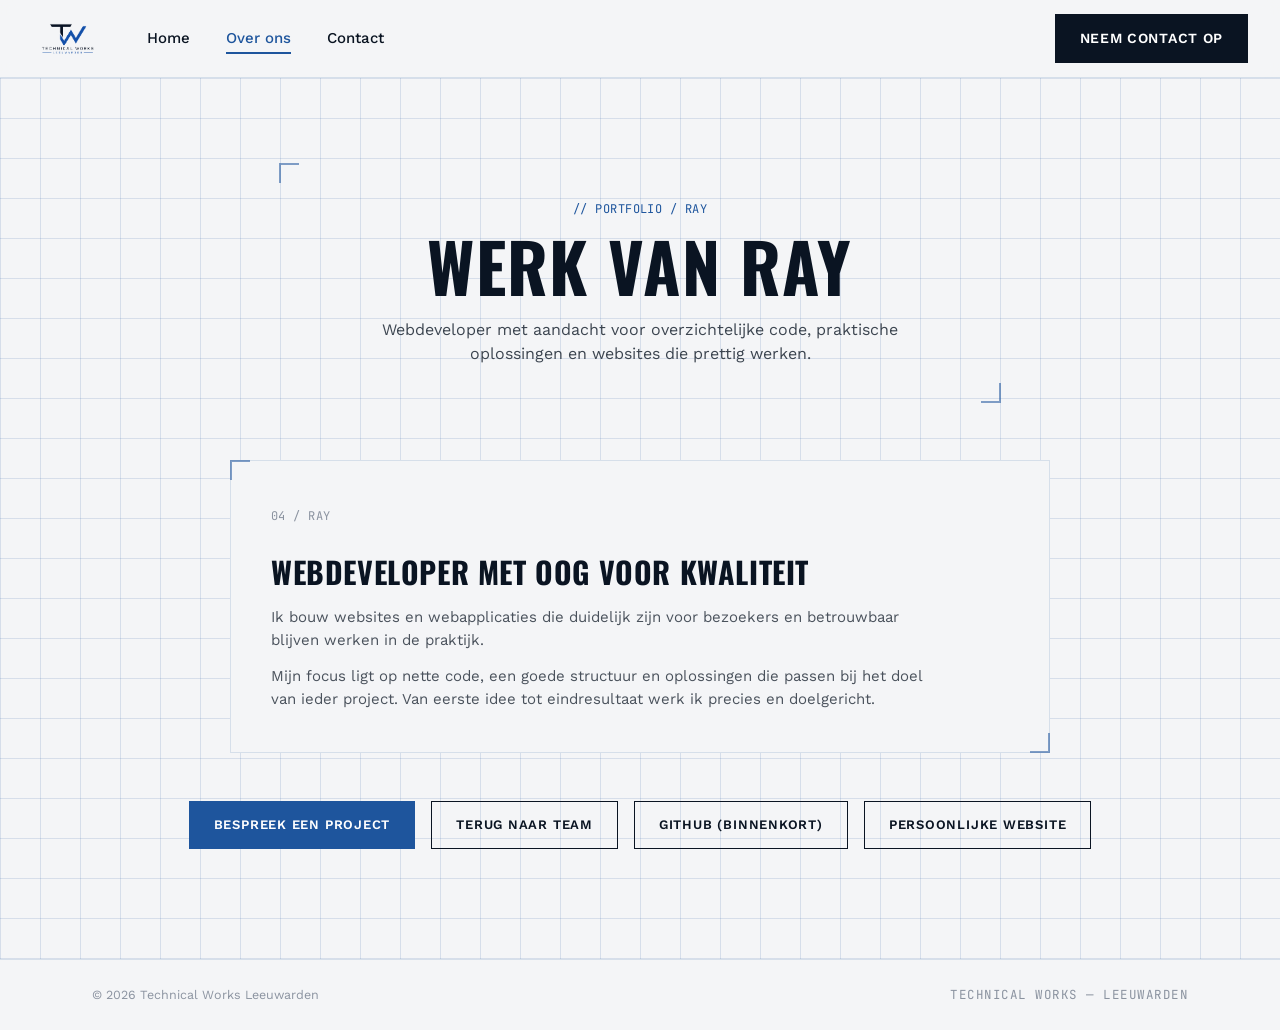
<file: rayportfolio.html>
<!DOCTYPE html>
<html lang="nl">
<head>
<meta charset="UTF-8">
<meta name="viewport" content="width=device-width, initial-scale=1.0">
<title>Portfolio Ray — Technical Works Leeuwarden</title>
<link rel="preconnect" href="https://fonts.googleapis.com">
<link href="https://fonts.googleapis.com/css2?family=Oswald:wght@400;500;600;700&family=Work+Sans:wght@400;500;600&family=JetBrains+Mono:wght@400;500&display=swap" rel="stylesheet">
<style>
  :root{
    --ink:#0A1422;
    --blue:#1E559D;
    --blue-light:#3D7FC9;
    --steel:#8B93A0;
    --bg:#F4F5F7;
    --line:rgba(30,85,157,0.14);
    --white:#FFFFFF;
  }
  *{margin:0;padding:0;box-sizing:border-box;}
  html{scroll-behavior:smooth;}
  body{background:var(--bg);color:var(--ink);font-family:'Work Sans',sans-serif;line-height:1.5;min-height:100vh;display:flex;flex-direction:column;}
  h1,h2,h3{font-family:'Oswald',sans-serif;text-transform:uppercase;letter-spacing:.02em;}
  .mono{font-family:'JetBrains Mono',monospace;letter-spacing:.04em;}
  a{color:inherit;text-decoration:none;}
  .wrap{max-width:1160px;margin:0 auto;padding:0 32px;}
  .grid-bg{position:absolute;inset:0;background-image:linear-gradient(var(--line) 1px,transparent 1px),linear-gradient(90deg,var(--line) 1px,transparent 1px);background-size:40px 40px;pointer-events:none;}
  .bracket{position:relative;}
  .bracket::before,.bracket::after{content:'';position:absolute;width:18px;height:18px;border-color:var(--blue);border-style:solid;opacity:.55;}
  .bracket::before{top:-1px;left:-1px;border-width:2px 0 0 2px;}
  .bracket::after{bottom:-1px;right:-1px;border-width:0 2px 2px 0;}
  header{position:sticky;top:0;z-index:50;background:rgba(244,245,247,.9);backdrop-filter:blur(8px);border-bottom:1px solid var(--line);}
  nav{display:flex;align-items:center;justify-content:space-between;padding:14px 32px;width:100%;}
  .nav-left{display:flex;align-items:center;gap:44px;}
  .brand img{height:40px;width:auto;display:block;}
  .navlinks{display:flex;gap:36px;font-size:15px;font-weight:500;}
  .navlinks a{position:relative;padding:4px 0;}
  .navlinks a.current{color:var(--blue);}
  .navlinks a::after{content:'';position:absolute;left:0;bottom:0;height:2px;width:0;background:var(--blue);transition:width .25s ease;}
  .navlinks a:hover::after,.navlinks a.current::after{width:100%;}
  .nav-cta{font-size:14px;font-weight:600;text-transform:uppercase;letter-spacing:.05em;background:var(--ink);color:var(--white);padding:13px 24px;border:1px solid var(--ink);transition:background .2s ease,color .2s ease;}
  .nav-cta:hover{background:transparent;color:var(--ink);}
  main{position:relative;flex:1;padding:86px 0 110px;overflow:hidden;}
  main>.wrap{position:relative;z-index:2;}
  .portfolio-head{max-width:720px;margin:0 auto 58px;text-align:center;padding:36px 24px;}
  .tag{font-size:12px;color:var(--blue);margin-bottom:14px;display:block;}
  .portfolio-head h1{font-size:clamp(38px,6vw,68px);line-height:1;color:var(--ink);}
  .portfolio-head p{max-width:560px;margin:18px auto 0;color:#3C4550;font-size:16px;}
  .text-box{background:var(--bg);border:1px solid var(--line);padding:42px 40px;max-width:820px;margin:0 auto;}
  .text-box .box-label{font-size:12px;color:var(--steel);}
  .text-box h2{font-size:30px;margin:22px 0 12px;}
  .text-box p{font-size:15px;color:#4A525C;max-width:680px;}
  .text-box p + p{margin-top:14px;}
  .portfolio-actions{display:flex;justify-content:center;gap:16px;flex-wrap:wrap;margin-top:48px;}
  .button{padding:13px 24px;border:1px solid var(--ink);font-size:13px;font-weight:600;text-transform:uppercase;letter-spacing:.06em;transition:all .2s ease;}
  .button.primary{background:var(--blue);border-color:var(--blue);color:var(--white);}
  .button:hover{background:var(--ink);border-color:var(--ink);color:var(--white);}
  footer{padding:26px 0;border-top:1px solid var(--line);}
  footer .wrap{display:flex;justify-content:space-between;align-items:center;flex-wrap:wrap;gap:12px;font-size:12.5px;color:var(--steel);}
  @media (max-width:820px){.navlinks{display:none;}}
  @media (max-width:520px){.wrap{padding:0 20px;}nav{padding:14px 20px;}.portfolio-head{padding:28px 20px;}.text-box{padding:30px 24px;}}
</style>
</head>
<body>
<header>
  <nav>
    <div class="nav-left">
      <div class="brand"><img src="logo.png" alt="Technical Works Leeuwarden logo"></div>
      <div class="navlinks">
        <a href="index.html">Home</a>
        <a href="overons.html" class="current">Over ons</a>
        <a href="contact.html">Contact</a>
      </div>
    </div>
    <a href="contact.html" class="nav-cta">Neem contact op</a>
  </nav>
</header>

<main>
  <div class="grid-bg"></div>
  <div class="wrap">
    <section class="portfolio-head bracket">
      <span class="tag mono">// PORTFOLIO / RAY</span>
      <h1>Werk van Ray</h1>
      <p>Webdeveloper met aandacht voor overzichtelijke code, praktische oplossingen en websites die prettig werken.</p>
    </section>

    <section class="text-box bracket" aria-label="Over Ray">
      <span class="box-label mono">04 / RAY</span>
      <h2>Webdeveloper met oog voor kwaliteit</h2>
      <p>Ik bouw websites en webapplicaties die duidelijk zijn voor bezoekers en betrouwbaar blijven werken in de praktijk.</p>
      <p>Mijn focus ligt op nette code, een goede structuur en oplossingen die passen bij het doel van ieder project. Van eerste idee tot eindresultaat werk ik precies en doelgericht.</p>
    </section>

    <div class="portfolio-actions">
      <a href="contact.html" class="button primary">Bespreek een project</a>
      <a href="overons.html" class="button">Terug naar team</a>
      <a href="#" class="button" aria-label="GitHub-pagina volgt binnenkort">GitHub (binnenkort)</a>
      <a href="raypagina.html" class="button" target="_blank" rel="noopener noreferrer">persoonlijke website</a>
    </div>
  </div>
</main>

<footer>
  <div class="wrap">
    <span>&copy; 2026 Technical Works Leeuwarden</span>
    <span class="mono">TECHNICAL WORKS — LEEUWARDEN</span>
  </div>
</footer>
</body>
</html>
</file>
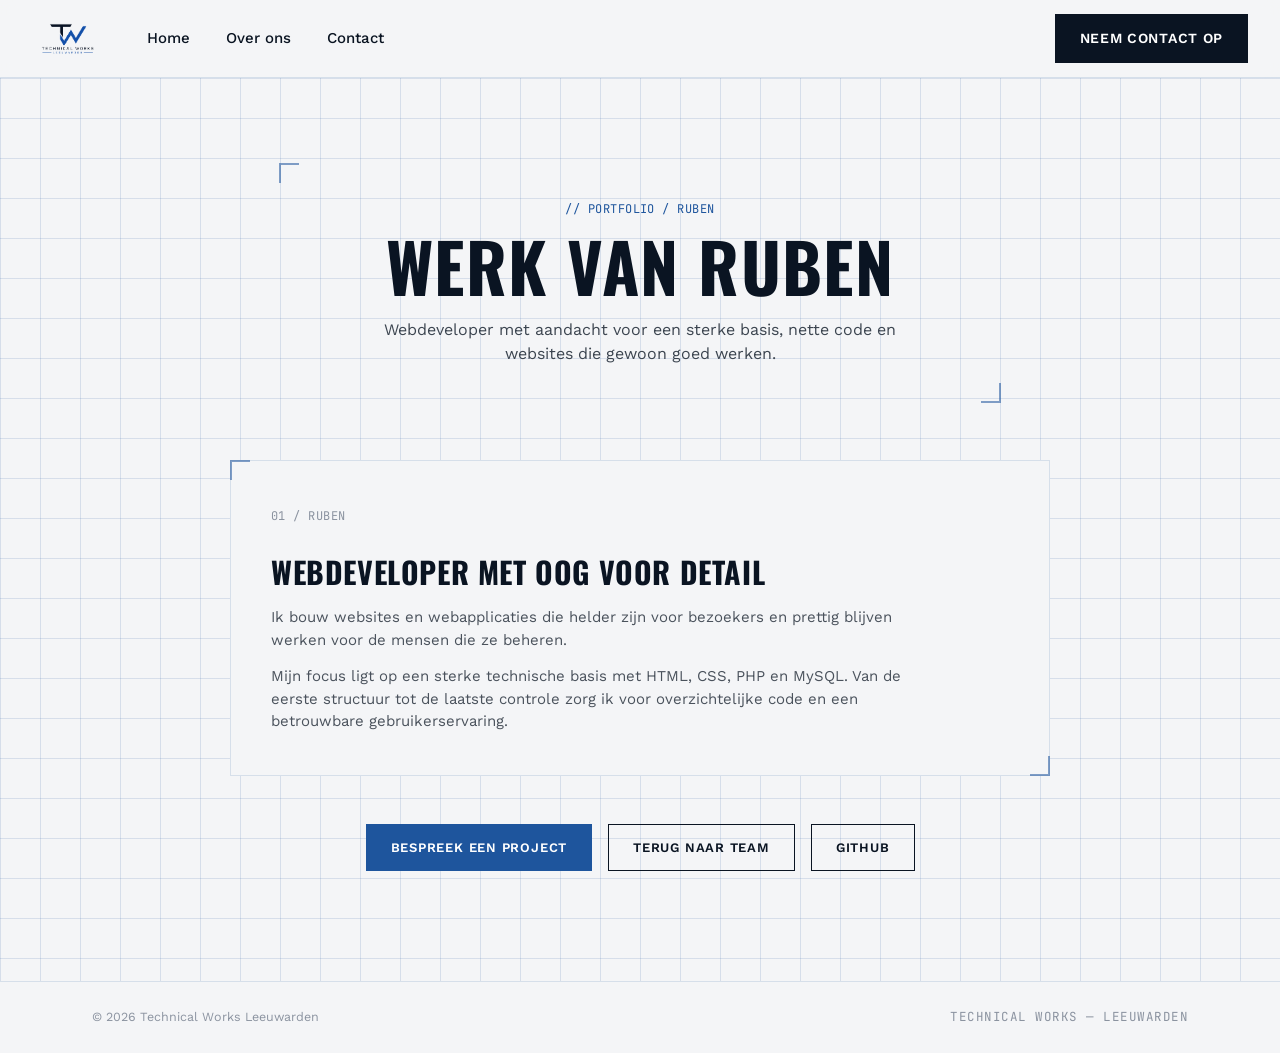
<file: rubenportfolio.html>
<!DOCTYPE html>
<html lang="nl">
<head>
<meta charset="UTF-8">
<meta name="viewport" content="width=device-width, initial-scale=1.0">
<title>Portfolio Ruben — Technical Works Leeuwarden</title>
<link rel="preconnect" href="https://fonts.googleapis.com">
<link href="https://fonts.googleapis.com/css2?family=Oswald:wght@400;500;600;700&family=Work+Sans:wght@400;500;600&family=JetBrains+Mono:wght@400;500&display=swap" rel="stylesheet">
<style>
  :root{
    --ink:#0A1422;
    --blue:#1E559D;
    --blue-light:#3D7FC9;
    --steel:#8B93A0;
    --bg:#F4F5F7;
    --line:rgba(30,85,157,0.14);
    --white:#FFFFFF;
  }
  *{margin:0;padding:0;box-sizing:border-box;}
  html{scroll-behavior:smooth;}
  body{background:var(--bg);color:var(--ink);font-family:'Work Sans',sans-serif;line-height:1.5;min-height:100vh;display:flex;flex-direction:column;}
  h1,h2,h3{font-family:'Oswald',sans-serif;text-transform:uppercase;letter-spacing:.02em;}
  .mono{font-family:'JetBrains Mono',monospace;letter-spacing:.04em;}
  a{color:inherit;text-decoration:none;}
  .wrap{max-width:1160px;margin:0 auto;padding:0 32px;}
  .grid-bg{position:absolute;inset:0;background-image:linear-gradient(var(--line) 1px,transparent 1px),linear-gradient(90deg,var(--line) 1px,transparent 1px);background-size:40px 40px;pointer-events:none;}
  .bracket{position:relative;}
  .bracket::before,.bracket::after{content:'';position:absolute;width:18px;height:18px;border-color:var(--blue);border-style:solid;opacity:.55;}
  .bracket::before{top:-1px;left:-1px;border-width:2px 0 0 2px;}
  .bracket::after{bottom:-1px;right:-1px;border-width:0 2px 2px 0;}
  header{position:sticky;top:0;z-index:50;background:rgba(244,245,247,.9);backdrop-filter:blur(8px);border-bottom:1px solid var(--line);}
  nav{display:flex;align-items:center;justify-content:space-between;padding:14px 32px;width:100%;}
  .nav-left{display:flex;align-items:center;gap:44px;}
  .brand img{height:40px;width:auto;display:block;}
  .navlinks{display:flex;gap:36px;font-size:15px;font-weight:500;}
  .navlinks a{position:relative;padding:4px 0;}
  .navlinks a.current{color:var(--blue);}
  .navlinks a::after{content:'';position:absolute;left:0;bottom:0;height:2px;width:0;background:var(--blue);transition:width .25s ease;}
  .navlinks a:hover::after,.navlinks a.current::after{width:100%;}
  .nav-cta{font-size:14px;font-weight:600;text-transform:uppercase;letter-spacing:.05em;background:var(--ink);color:var(--white);padding:13px 24px;border:1px solid var(--ink);transition:background .2s ease,color .2s ease;}
  .nav-cta:hover{background:transparent;color:var(--ink);}
  main{position:relative;flex:1;padding:86px 0 110px;overflow:hidden;}
  main>.wrap{position:relative;z-index:2;}
  .portfolio-head{max-width:720px;margin:0 auto 58px;text-align:center;padding:36px 24px;}
  .tag{font-size:12px;color:var(--blue);margin-bottom:14px;display:block;}
  .portfolio-head h1{font-size:clamp(38px,6vw,68px);line-height:1;color:var(--ink);}
  .portfolio-head p{max-width:560px;margin:18px auto 0;color:#3C4550;font-size:16px;}
  .text-box{background:var(--bg);border:1px solid var(--line);padding:42px 40px;max-width:820px;margin:0 auto;}
  .text-box .box-label{font-size:12px;color:var(--steel);}
  .text-box h2{font-size:30px;margin:22px 0 12px;}
  .text-box p{font-size:15px;color:#4A525C;max-width:680px;}
  .text-box p + p{margin-top:14px;}
  .portfolio-actions{display:flex;justify-content:center;gap:16px;flex-wrap:wrap;margin-top:48px;}
  .button{padding:13px 24px;border:1px solid var(--ink);font-size:13px;font-weight:600;text-transform:uppercase;letter-spacing:.06em;transition:all .2s ease;}
  .button.primary{background:var(--blue);border-color:var(--blue);color:var(--white);}
  .button:hover{background:var(--ink);border-color:var(--ink);color:var(--white);}
  footer{padding:26px 0;border-top:1px solid var(--line);}
  footer .wrap{display:flex;justify-content:space-between;align-items:center;flex-wrap:wrap;gap:12px;font-size:12.5px;color:var(--steel);}
  @media (max-width:820px){.navlinks{display:none;}}
  @media (max-width:520px){.wrap{padding:0 20px;}nav{padding:14px 20px;}.portfolio-head{padding:28px 20px;}.text-box{padding:30px 24px;}}
</style>
</head>
<body>
<header>
  <nav>
    <div class="nav-left">
      <div class="brand"><img src="logo.png" alt="Technical Works Leeuwarden logo"></div>
      <div class="navlinks">
        <a href="index.html">Home</a>
        <a href="overons.html">Over ons</a>
        <a href="contact.html">Contact</a>
      </div>
    </div>
    <a href="contact.html" class="nav-cta">Neem contact op</a>
  </nav>
</header>

<main>
  <div class="grid-bg"></div>
  <div class="wrap">
    <section class="portfolio-head bracket">
      <span class="tag mono">// PORTFOLIO / RUBEN</span>
      <h1>Werk van Ruben</h1>
      <p>Webdeveloper met aandacht voor een sterke basis, nette code en websites die gewoon goed werken.</p>
    </section>

    <section class="text-box bracket" aria-label="Over Ruben">
      <span class="box-label mono">01 / RUBEN</span>
      <h2>Webdeveloper met oog voor detail</h2>
      <p>Ik bouw websites en webapplicaties die helder zijn voor bezoekers en prettig blijven werken voor de mensen die ze beheren.</p>
      <p>Mijn focus ligt op een sterke technische basis met HTML, CSS, PHP en MySQL. Van de eerste structuur tot de laatste controle zorg ik voor overzichtelijke code en een betrouwbare gebruikerservaring.</p>
    </section>

    <div class="portfolio-actions">
      <a href="contact.html" class="button primary">Bespreek een project</a>
      <a href="overons.html" class="button">Terug naar team</a>
      <a href="https://github.com/purpleinsomniac" class="button" target="_blank" rel="noopener noreferrer">GitHub</a>
    </div>
  </div>
</main>

<footer>
  <div class="wrap">
    <span>&copy; 2026 Technical Works Leeuwarden</span>
    <span class="mono">TECHNICAL WORKS — LEEUWARDEN</span>
  </div>
</footer>
</body>
</html>
</file>
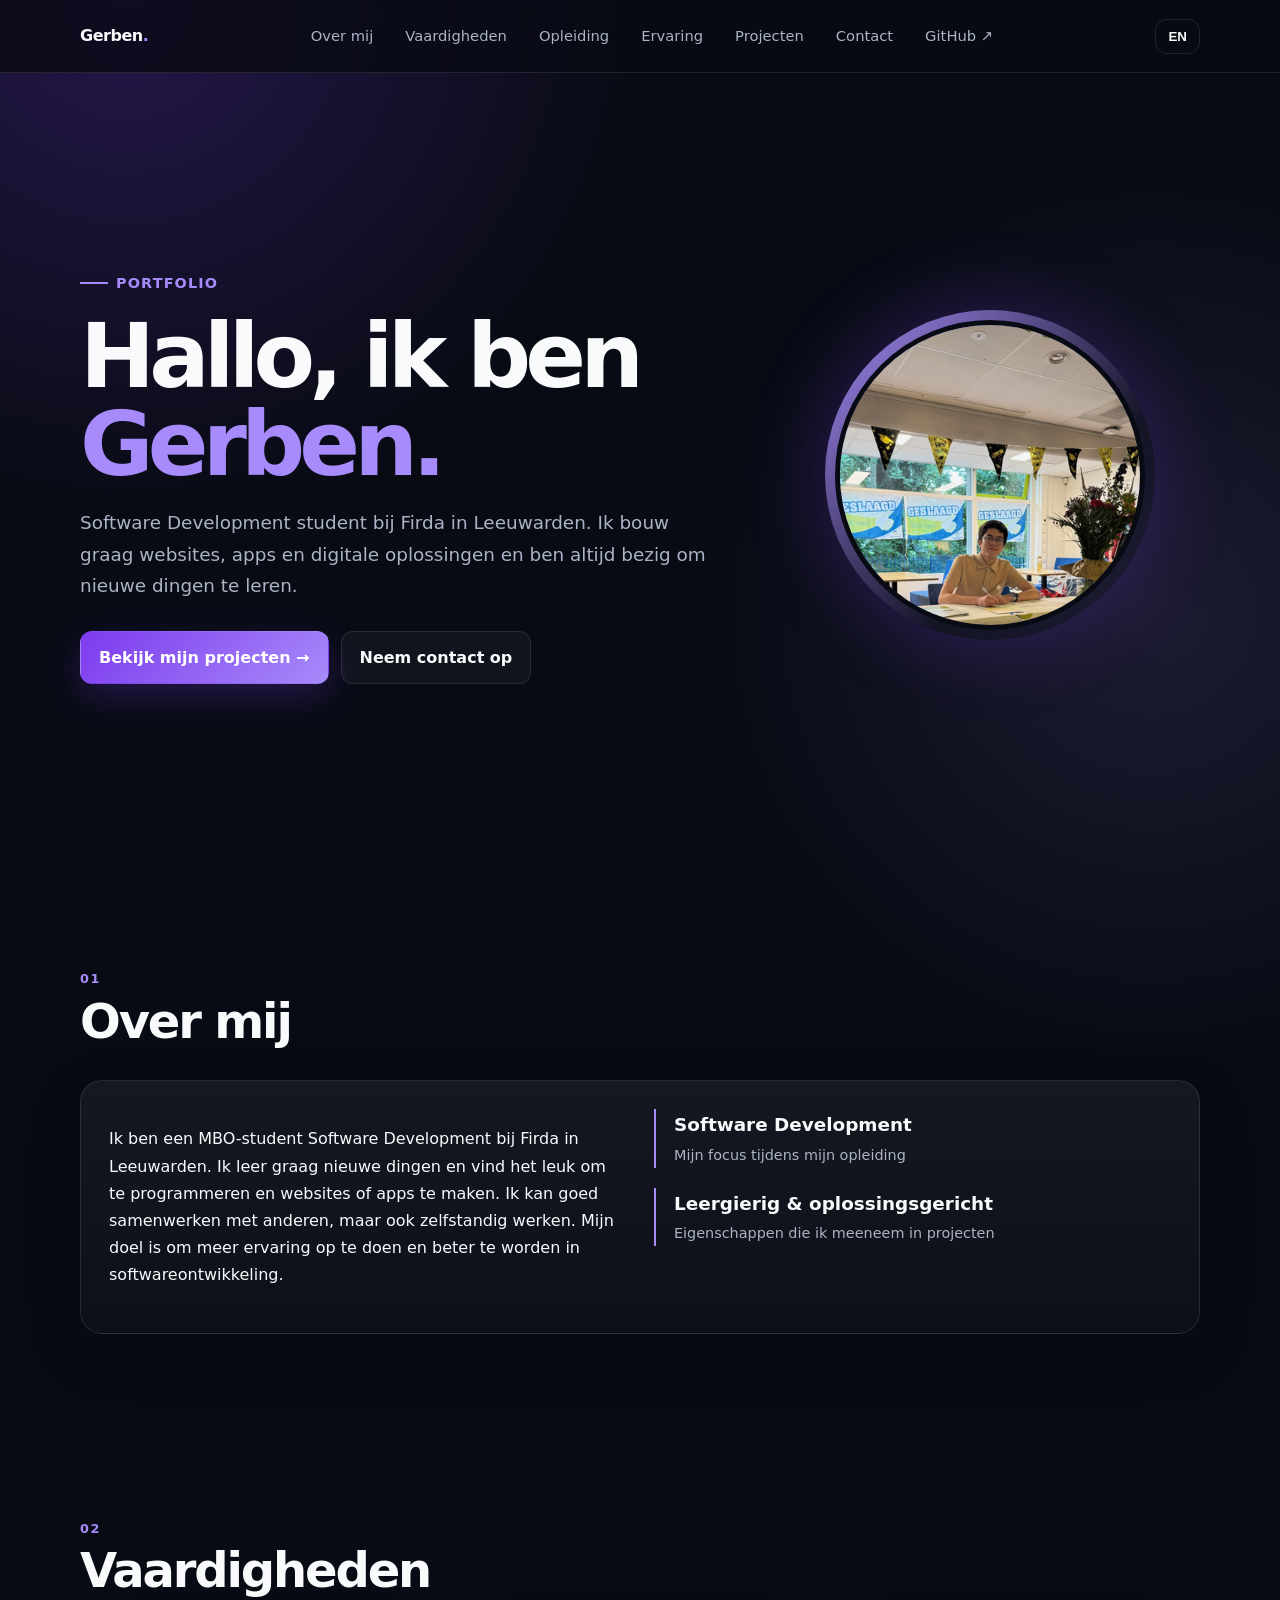
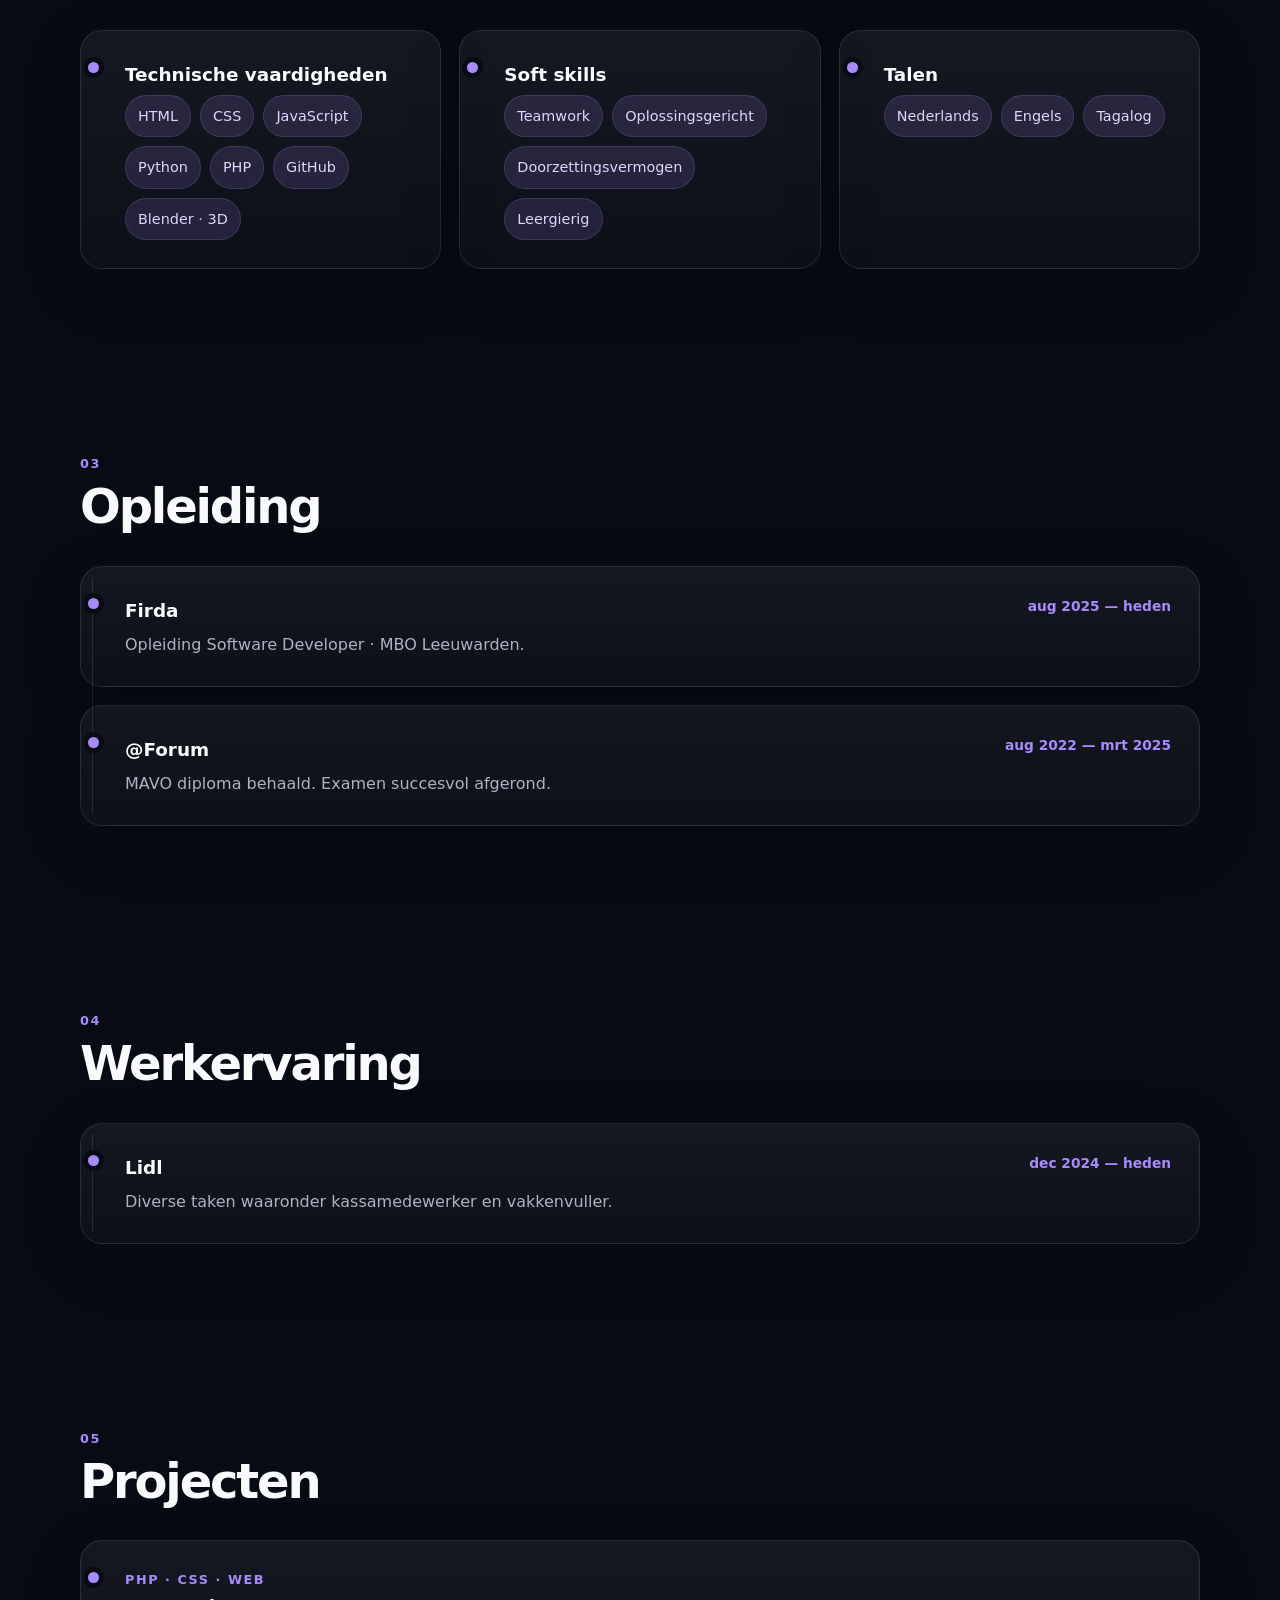
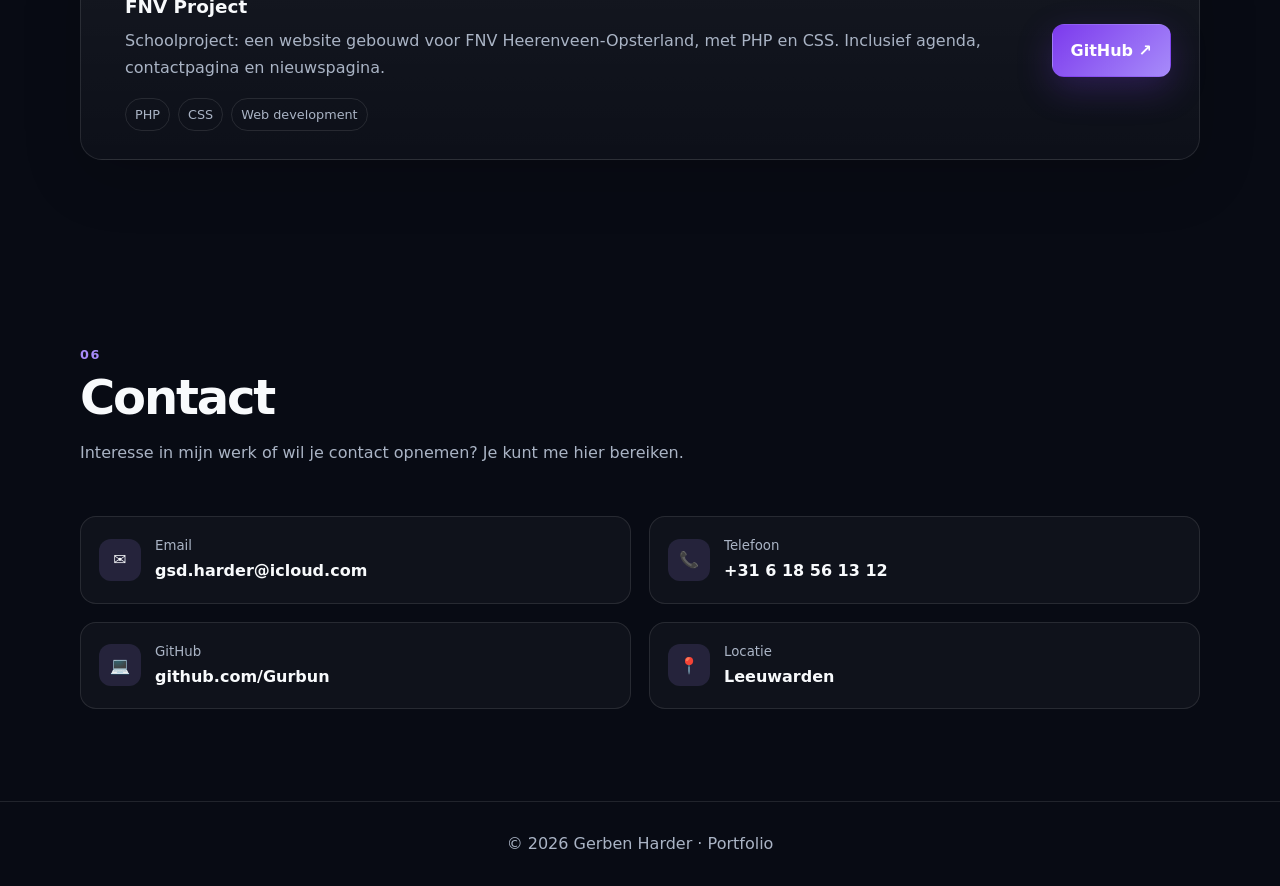
<file: Untitled-1.html>
<!DOCTYPE html>
<html lang="nl">
<head>
<meta charset="UTF-8">
<meta name="viewport" content="width=device-width, initial-scale=1.0">
<meta name="description" content="Portfolio van Gerben Harder — Software Development student.">
<title>Gerben Harder | Portfolio</title>
<style>
:root {
  --bg: #080b14;
  --surface: rgba(18, 24, 39, .78);
  --surface-strong: #121827;
  --text: #f8fafc;
  --muted: #aab4c5;
  --line: rgba(255,255,255,.10);
  --accent: #a78bfa;
  --accent-2: #7c3aed;
  --accent-soft: rgba(167,139,250,.14);
  --max: 1120px;
  --radius: 22px;
}
* { box-sizing: border-box; }
html { scroll-behavior: smooth; }
body {
  margin: 0;
  font-family: Inter, ui-sans-serif, system-ui, -apple-system, "Segoe UI", sans-serif;
  color: var(--text);
  background:
    radial-gradient(circle at 10% 0%, rgba(124,58,237,.25), transparent 32rem),
    radial-gradient(circle at 90% 15%, rgba(167,139,250,.13), transparent 28rem),
    var(--bg);
  line-height: 1.7;
}
a { color: inherit; }
.container { width: min(calc(100% - 40px), var(--max)); margin: auto; }
section { scroll-margin-top: 100px; padding: 92px 0; }
.nav {
  position: sticky; top: 0; z-index: 100;
  backdrop-filter: blur(18px);
  background: rgba(8,11,20,.78);
  border-bottom: 1px solid var(--line);
}
.nav-inner { min-height: 72px; display:flex; align-items:center; justify-content:space-between; gap:24px; }
.logo { font-weight: 800; letter-spacing: -.03em; }
.logo span { color: var(--accent); }
.nav-links { display:flex; align-items:center; gap: 8px; list-style:none; padding:0; margin:0; }
.nav-links a { display:block; padding:9px 12px; border-radius:10px; text-decoration:none; color:var(--muted); font-size:.92rem; transition:.2s; }
.nav-links a:hover, .nav-links a:focus-visible { color:var(--text); background:var(--accent-soft); }
.nav-actions { display:flex; align-items:center; gap:10px; }
.btn {
  display:inline-flex; align-items:center; justify-content:center; gap:8px;
  padding:12px 18px; border-radius:12px; border:1px solid var(--line);
  text-decoration:none; font-weight:700; cursor:pointer; transition:transform .2s, background .2s, border-color .2s;
}
.btn:hover { transform:translateY(-2px); }
.btn-primary { color:white; border-color:transparent; background:linear-gradient(135deg,var(--accent-2),var(--accent)); box-shadow:0 12px 35px rgba(124,58,237,.25); }
.btn-ghost { background:rgba(255,255,255,.04); }
.lang { padding:9px 12px; background:transparent; color:var(--text); }
.menu { display:none; background:none; color:white; border:1px solid var(--line); border-radius:10px; padding:9px 11px; font-size:1.1rem; }

.hero { min-height: 680px; display:grid; place-items:center; position:relative; overflow:hidden; }
.hero-grid { display:grid; grid-template-columns: 1.2fr .8fr; gap:70px; align-items:center; padding:100px 0; }
.eyebrow { display:inline-flex; gap:8px; align-items:center; color:var(--accent); font-weight:800; font-size:.9rem; letter-spacing:.08em; text-transform:uppercase; }
.eyebrow::before { content:""; width:28px; height:2px; background:var(--accent); }
.hero h1 { font-size:clamp(3rem,7vw,6rem); line-height:.98; letter-spacing:-.065em; margin:18px 0; }
.hero h1 span { color:var(--accent); }
.hero-copy { color:var(--muted); font-size:1.15rem; max-width:650px; }
.hero-buttons { display:flex; flex-wrap:wrap; gap:12px; margin-top:30px; }
.profile-wrap { display:grid; place-items:center; position:relative; }
.profile-ring { width:min(330px,75vw); aspect-ratio:1; padding:10px; border-radius:50%; background:linear-gradient(135deg,var(--accent),transparent 65%); box-shadow:0 0 80px rgba(124,58,237,.28); }
.hero img { width:100%; height:100%; border-radius:50%; object-fit:cover; border:5px solid var(--bg); display:block; }
.badge { position:absolute; right:2%; bottom:10%; padding:12px 16px; border:1px solid var(--line); background:rgba(18,24,39,.9); backdrop-filter:blur(12px); border-radius:14px; font-weight:700; box-shadow:0 16px 40px rgba(0,0,0,.25); }

.section-head { display:flex; align-items:end; justify-content:space-between; gap:20px; margin-bottom:34px; }
.kicker { color:var(--accent); font-weight:800; font-size:.8rem; text-transform:uppercase; letter-spacing:.12em; }
h2 { font-size:clamp(2rem,4vw,3rem); line-height:1.05; letter-spacing:-.045em; margin:6px 0 0; }
.lead { color:var(--muted); max-width:680px; }
.about-card, .card { background:linear-gradient(180deg,rgba(255,255,255,.055),rgba(255,255,255,.025)); border:1px solid var(--line); border-radius:var(--radius); padding:28px; box-shadow:0 18px 60px rgba(0,0,0,.16); }
.about-card { display:grid; grid-template-columns:1fr 1fr; gap:28px; }
.stat { border-left:2px solid var(--accent); padding-left:18px; }
.stat strong { display:block; font-size:1.15rem; }
.stat span { color:var(--muted); font-size:.9rem; }

.skill-groups { display:grid; grid-template-columns:repeat(3,1fr); gap:18px; }
.skill-group h3 { margin-top:0; }
.skills-grid { display:flex; flex-wrap:wrap; gap:9px; }
.skill-tag { padding:8px 12px; border-radius:999px; background:var(--accent-soft); border:1px solid rgba(167,139,250,.2); color:#ddd6fe; font-size:.9rem; }

.timeline { position:relative; display:grid; gap:18px; }
.timeline::before { content:""; position:absolute; left:12px; top:12px; bottom:12px; width:1px; background:var(--line); }
.card { position:relative; padding-left:44px; }
.card::before { content:""; position:absolute; left:7px; top:31px; width:11px; height:11px; border-radius:50%; background:var(--accent); box-shadow:0 0 0 5px var(--bg); }
.card h3 { margin:0 0 5px; font-size:1.15rem; }
.date { color:var(--accent); font-size:.86rem; font-weight:800; float:right; }
.card p { color:var(--muted); margin:0; }

.project-card { display:flex; align-items:center; justify-content:space-between; gap:24px; }
.project-tech { display:flex; gap:8px; flex-wrap:wrap; margin-top:16px; }
.project-tech span { font-size:.8rem; color:var(--muted); border:1px solid var(--line); border-radius:999px; padding:5px 9px; }
.project-link { flex:none; }

.contact-grid { display:grid; grid-template-columns:1fr 1fr; gap:18px; }
.contact-item { display:flex; gap:14px; align-items:center; padding:18px; border:1px solid var(--line); border-radius:16px; background:rgba(255,255,255,.03); }
.contact-icon { width:42px; height:42px; display:grid; place-items:center; border-radius:12px; background:var(--accent-soft); }
.contact-item small { display:block; color:var(--muted); }
.contact-item a { text-decoration:none; font-weight:700; }

footer { border-top:1px solid var(--line); padding:28px 0; color:var(--muted); text-align:center; }

.reveal { opacity:0; transform:translateY(18px); transition:opacity .65s ease, transform .65s ease; }
.reveal.visible { opacity:1; transform:none; }
@media (max-width: 900px) {
  .nav-links { display:none; position:absolute; top:72px; left:20px; right:20px; padding:10px; background:#101624; border:1px solid var(--line); border-radius:16px; flex-direction:column; align-items:stretch; }
  .nav-links.open { display:flex; }
  .menu { display:block; }
  .hero-grid, .about-card, .skill-groups, .contact-grid { grid-template-columns:1fr; }
  .hero { min-height:auto; }
  .hero-grid { padding:75px 0 60px; }
  .profile-wrap { order:-1; }
  .profile-ring { width:220px; }
  .section-head { display:block; }
}
@media (max-width: 600px) {
  .container { width:min(calc(100% - 28px), var(--max)); }
  section { padding:68px 0; }
  .hero h1 { font-size:3.3rem; }
  .hero-copy { font-size:1rem; }
  .date { float:none; display:block; margin-top:4px; }
  .project-card { align-items:flex-start; flex-direction:column; }
  .badge { right:0; bottom:4%; }
}
@media (prefers-reduced-motion: reduce) {
  html { scroll-behavior:auto; }
  *, *::before, *::after { animation-duration:.01ms !important; transition-duration:.01ms !important; }
}
</style>
</head>
<body>

<header class="nav">
  <div class="container nav-inner">
    <a class="logo" href="#top" style="text-decoration:none;">Gerben<span>.</span></a>
    <nav>
      <ul class="nav-links" id="navLinks">
        <li><a href="#about" data-i18n="nav_about">Over mij</a></li>
        <li><a href="#skills" data-i18n="nav_skills">Vaardigheden</a></li>
        <li><a href="#education" data-i18n="nav_education">Opleiding</a></li>
        <li><a href="#experience" data-i18n="nav_experience">Ervaring</a></li>
        <li><a href="#projects" data-i18n="nav_projects">Projecten</a></li>
        <li><a href="#contact" data-i18n="nav_contact">Contact</a></li>
        <li><a href="https://github.com/Gurbun" target="_blank" rel="noopener">GitHub ↗</a></li>
      </ul>
    </nav>
    <div class="nav-actions">
      <button class="btn lang" id="langToggle" type="button" aria-label="Switch language">EN</button>
      <button class="menu" id="menuToggle" type="button" aria-label="Menu openen" aria-expanded="false">☰</button>
    </div>
  </div>
</header>

<main id="top">
  <section class="hero">
    <div class="container hero-grid">
      <div class="reveal">
        <div class="eyebrow" data-i18n="hero_eyebrow">Portfolio</div>
        <h1>Hallo, ik ben <span>Gerben.</span></h1>
        <p class="hero-copy" data-i18n="hero_text">Software Development student bij Firda in Leeuwarden. Ik bouw graag websites, apps en digitale oplossingen en ben altijd bezig om nieuwe dingen te leren.</p>
        <div class="hero-buttons">
          <a class="btn btn-primary" href="#projects" data-i18n="hero_projects">Bekijk mijn projecten →</a>
          <a class="btn btn-ghost" href="#contact" data-i18n="hero_contact">Neem contact op</a>
        </div>
      </div>
      <div class="profile-wrap reveal">
        <div class="profile-ring">
          <img src="[data-uri]" alt="Profielfoto van Gerben Harder">
        </div>
      </div>
    </div>
  </section>

  <section id="about">
    <div class="container reveal">
      <div class="section-head">
        <div><div class="kicker">01</div><h2 data-i18n="about_title">Over mij</h2></div>
      </div>
      <div class="about-card">
        <p data-i18n="about_text">Ik ben een MBO-student Software Development bij Firda in Leeuwarden. Ik leer graag nieuwe dingen en vind het leuk om te programmeren en websites of apps te maken. Ik kan goed samenwerken met anderen, maar ook zelfstandig werken. Mijn doel is om meer ervaring op te doen en beter te worden in softwareontwikkeling.</p>
        <div>
          <div class="stat"><strong>Software Development</strong><span data-i18n="about_focus">Mijn focus tijdens mijn opleiding</span></div>
          <div class="stat" style="margin-top:20px;"><strong>Leergierig & oplossingsgericht</strong><span data-i18n="about_traits">Eigenschappen die ik meeneem in projecten</span></div>
        </div>
      </div>
    </div>
  </section>

  <section id="skills">
    <div class="container reveal">
      <div class="section-head"><div><div class="kicker">02</div><h2 data-i18n="skills_title">Vaardigheden</h2></div></div>
      <div class="skill-groups">
        <div class="card skill-group">
          <h3 data-i18n="skills_tech">Technische vaardigheden</h3>
          <div class="skills-grid">
            <span class="skill-tag">HTML</span><span class="skill-tag">CSS</span><span class="skill-tag">JavaScript</span>
            <span class="skill-tag">Python</span><span class="skill-tag">PHP</span><span class="skill-tag">GitHub</span><span class="skill-tag">Blender · 3D</span>
          </div>
        </div>
        <div class="card skill-group">
          <h3 data-i18n="skills_soft">Soft skills</h3>
          <div class="skills-grid">
            <span class="skill-tag" data-i18n="skill_teamwork">Teamwork</span><span class="skill-tag" data-i18n="skill_solution">Oplossingsgericht</span>
            <span class="skill-tag" data-i18n="skill_perseverance">Doorzettingsvermogen</span><span class="skill-tag" data-i18n="skill_eager">Leergierig</span>
          </div>
        </div>
        <div class="card skill-group">
          <h3 data-i18n="skills_languages">Talen</h3>
          <div class="skills-grid">
            <span class="skill-tag" data-i18n="lang_nl">Nederlands</span><span class="skill-tag" data-i18n="lang_en">Engels</span><span class="skill-tag">Tagalog</span>
          </div>
        </div>
      </div>
    </div>
  </section>

  <section id="education">
    <div class="container reveal">
      <div class="section-head"><div><div class="kicker">03</div><h2 data-i18n="education_title">Opleiding</h2></div></div>
      <div class="timeline">
        <article class="card"><h3>Firda <span class="date">aug 2025 — <span data-i18n="present">heden</span></span></h3><p data-i18n="edu_firda">Opleiding Software Developer · MBO Leeuwarden.</p></article>
        <article class="card"><h3>@Forum <span class="date">aug 2022 — mrt 2025</span></h3><p data-i18n="edu_forum">MAVO diploma behaald. Examen succesvol afgerond.</p></article>
      </div>
    </div>
  </section>

  <section id="experience">
    <div class="container reveal">
      <div class="section-head"><div><div class="kicker">04</div><h2 data-i18n="experience_title">Werkervaring</h2></div></div>
      <div class="timeline">
        <article class="card"><h3>Lidl <span class="date">dec 2024 — <span data-i18n="present">heden</span></span></h3><p data-i18n="exp_lidl">Diverse taken waaronder kassamedewerker en vakkenvuller.</p></article>
      </div>
    </div>
  </section>

  <section id="projects">
    <div class="container reveal">
      <div class="section-head"><div><div class="kicker">05</div><h2 data-i18n="projects_title">Projecten</h2></div></div>
      <article class="card project-card">
        <div>
          <div class="kicker">PHP · CSS · Web</div>
          <h3>FNV Project</h3>
          <p data-i18n="proj_fnv">Schoolproject: een website gebouwd voor FNV Heerenveen-Opsterland, met PHP en CSS. Inclusief agenda, contactpagina en nieuwspagina.</p>
          <div class="project-tech"><span>PHP</span><span>CSS</span><span>Web development</span></div>
        </div>
        <a class="btn btn-primary project-link" href="https://github.com/Gurbun/Fnvproject" target="_blank" rel="noopener">GitHub ↗</a>
      </article>
    </div>
  </section>

  <section id="contact">
    <div class="container reveal">
      <div class="section-head"><div><div class="kicker">06</div><h2 data-i18n="contact_title">Contact</h2><p class="lead" data-i18n="contact_lead">Interesse in mijn werk of wil je contact opnemen? Je kunt me hier bereiken.</p></div></div>
      <div class="contact-grid">
        <div class="contact-item"><div class="contact-icon">✉️</div><div><small>Email</small><a href="mailto:gsd.harder@icloud.com">gsd.harder@icloud.com</a></div></div>
        <div class="contact-item"><div class="contact-icon">📞</div><div><small>Telefoon</small><a href="tel:+31618561312">+31 6 18 56 13 12</a></div></div>
        <div class="contact-item"><div class="contact-icon">💻</div><div><small>GitHub</small><a href="https://github.com/Gurbun" target="_blank" rel="noopener">github.com/Gurbun</a></div></div>
        <div class="contact-item"><div class="contact-icon">📍</div><div><small>Locatie</small><strong>Leeuwarden</strong></div></div>
      </div>
    </div>
  </section>
</main>

<footer>© <span id="year"></span> Gerben Harder · <span data-i18n="footer">Portfolio</span></footer>

<script>
const translations = {
  nl: {
    nav_about:"Over mij", nav_skills:"Vaardigheden", nav_education:"Opleiding", nav_experience:"Ervaring", nav_projects:"Projecten", nav_contact:"Contact",
    hero_eyebrow:"Portfolio", hero_role:"Software Developer Student",
    hero_text:"Software Development student bij Firda in Leeuwarden. Ik bouw graag websites, apps en digitale oplossingen en ben altijd bezig om nieuwe dingen te leren.",
    hero_projects:"Bekijk mijn projecten →", hero_contact:"Neem contact op",
    about_title:"Over mij", about_focus:"Mijn focus tijdens mijn opleiding", about_traits:"Eigenschappen die ik meeneem in projecten",
    about_text:"Ik ben een MBO-student Software Development bij Firda in Leeuwarden. Ik leer graag nieuwe dingen en vind het leuk om te programmeren en websites of apps te maken. Ik kan goed samenwerken met anderen, maar ook zelfstandig werken. Mijn doel is om meer ervaring op te doen en beter te worden in softwareontwikkeling.",
    skills_title:"Vaardigheden", skills_tech:"Technische vaardigheden", skills_soft:"Soft skills", skills_languages:"Talen",
    skill_teamwork:"Teamwork", skill_solution:"Oplossingsgericht", skill_perseverance:"Doorzettingsvermogen", skill_eager:"Leergierig",
    lang_nl:"Nederlands", lang_en:"Engels", education_title:"Opleiding", edu_firda:"Opleiding Software Developer · MBO Leeuwarden.",
    edu_forum:"MAVO diploma behaald. Examen succesvol afgerond.", present:"heden", experience_title:"Werkervaring",
    exp_lidl:"Diverse taken waaronder kassamedewerker en vakkenvuller.", projects_title:"Projecten",
    proj_fnv:"Schoolproject: een website gebouwd voor FNV Heerenveen-Opsterland, met PHP en CSS. Inclusief agenda, contactpagina en nieuwspagina.",
    contact_title:"Contact", contact_lead:"Interesse in mijn werk of wil je contact opnemen? Je kunt me hier bereiken.", footer:"Portfolio"
  },
  en: {
    nav_about:"About me", nav_skills:"Skills", nav_education:"Education", nav_experience:"Experience", nav_projects:"Projects", nav_contact:"Contact",
    hero_eyebrow:"Portfolio", hero_role:"Software Developer Student",
    hero_text:"Software Development student at Firda in Leeuwarden. I enjoy building websites, apps and digital solutions while continuously learning new things.",
    hero_projects:"View my projects →", hero_contact:"Get in touch",
    about_title:"About me", about_focus:"My focus during my studies", about_traits:"Strengths I bring to projects",
    about_text:"I am an MBO Software Development student at Firda in Leeuwarden. I enjoy learning new things and like programming and building websites or apps. I work well with others, but I can also work independently. My goal is to gain more experience and improve my software development skills.",
    skills_title:"Skills", skills_tech:"Technical skills", skills_soft:"Soft skills", skills_languages:"Languages",
    skill_teamwork:"Teamwork", skill_solution:"Solution-oriented", skill_perseverance:"Perseverance", skill_eager:"Eager to learn",
    lang_nl:"Dutch", lang_en:"English", education_title:"Education", edu_firda:"Software Developer program · MBO Leeuwarden.",
    edu_forum:"Obtained MAVO diploma. Successfully passed exams.", present:"present", experience_title:"Experience",
    exp_lidl:"Various tasks including cashier and shelf stocking.", projects_title:"Projects",
    proj_fnv:"School project: a website built for FNV Heerenveen-Opsterland, using PHP and CSS. Includes an agenda, contact page and news page.",
    contact_title:"Contact", contact_lead:"Interested in my work or want to get in touch? You can reach me here.", footer:"Portfolio"
  }
};

let currentLang = localStorage.getItem("portfolioLang") || "nl";
const langButton = document.getElementById("langToggle");
const navLinks = document.getElementById("navLinks");
const menuToggle = document.getElementById("menuToggle");

function applyLanguage() {
  document.documentElement.lang = currentLang;
  langButton.textContent = currentLang === "nl" ? "EN" : "NL";
  document.querySelectorAll("[data-i18n]").forEach(el => {
    const value = translations[currentLang][el.dataset.i18n];
    if (value) el.textContent = value;
  });
  localStorage.setItem("portfolioLang", currentLang);
}

langButton.addEventListener("click", () => {
  currentLang = currentLang === "nl" ? "en" : "nl";
  applyLanguage();
});

menuToggle.addEventListener("click", () => {
  const open = navLinks.classList.toggle("open");
  menuToggle.setAttribute("aria-expanded", String(open));
});
navLinks.querySelectorAll("a").forEach(link => link.addEventListener("click", () => {
  navLinks.classList.remove("open");
  menuToggle.setAttribute("aria-expanded", "false");
}));

const observer = new IntersectionObserver(entries => {
  entries.forEach(entry => {
    if (entry.isIntersecting) {
      entry.target.classList.add("visible");
      observer.unobserve(entry.target);
    }
  });
}, { threshold:.12 });
document.querySelectorAll(".reveal").forEach(el => observer.observe(el));

document.getElementById("year").textContent = new Date().getFullYear();
applyLanguage();
</script>
</body>
</html>
</file>
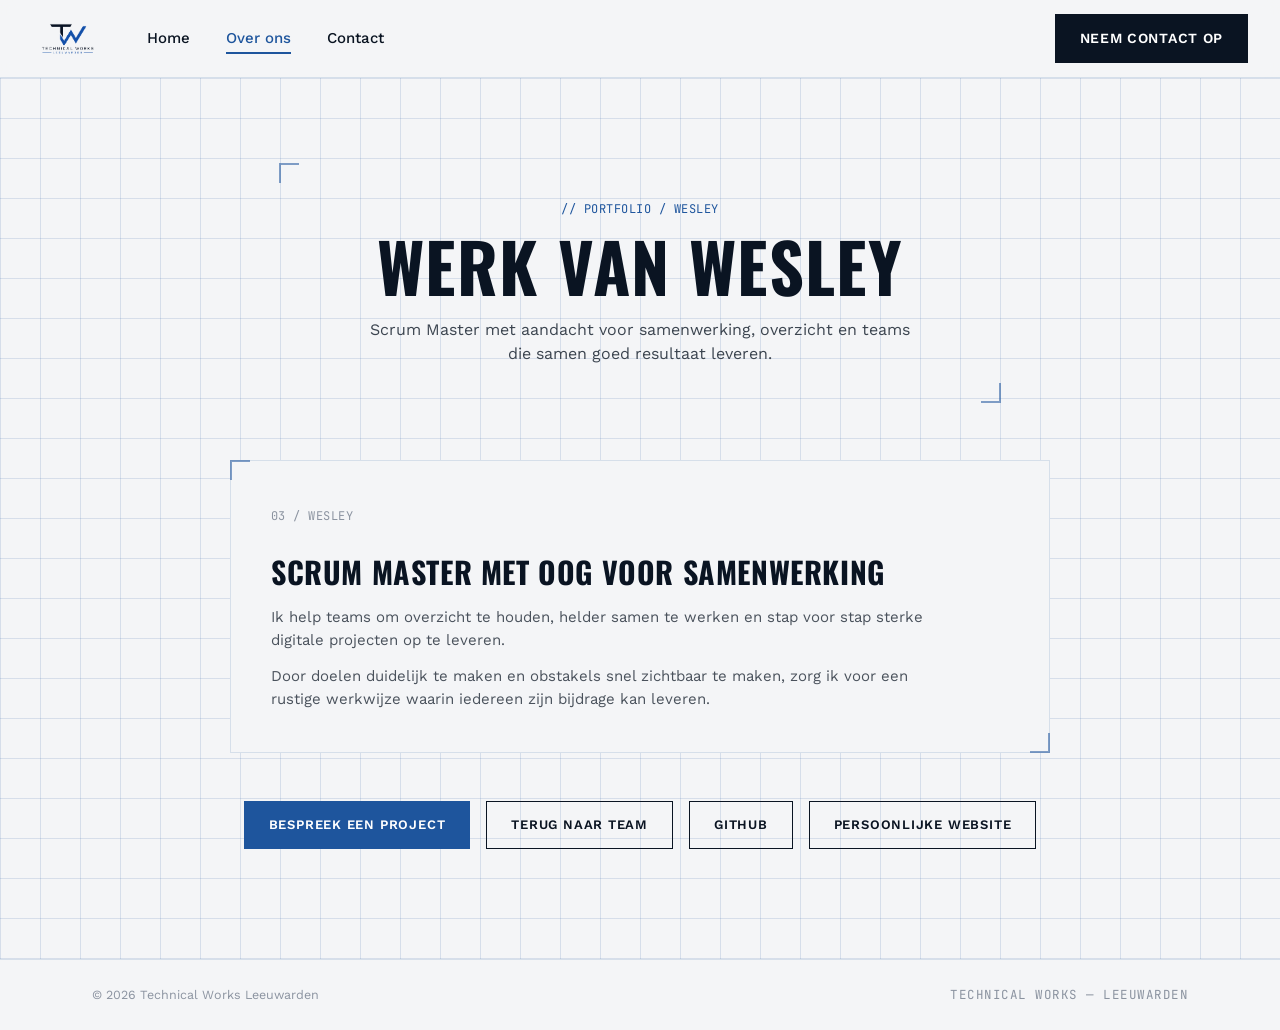
<file: wesleyportfolio.html>
<!DOCTYPE html>
<html lang="nl">
<head>
<meta charset="UTF-8">
<meta name="viewport" content="width=device-width, initial-scale=1.0">
<title>Portfolio Wesley — Technical Works Leeuwarden</title>
<link rel="preconnect" href="https://fonts.googleapis.com">
<link href="https://fonts.googleapis.com/css2?family=Oswald:wght@400;500;600;700&family=Work+Sans:wght@400;500;600&family=JetBrains+Mono:wght@400;500&display=swap" rel="stylesheet">
<link rel="stylesheet" href="Wesleyportfolio.css">
</head>
<body>
<header>
  <nav>
    <div class="nav-left">
      <div class="brand"><img src="logo.png" alt="Technical Works Leeuwarden logo"></div>
      <div class="navlinks">
        <a href="index.html">Home</a>
        <a href="overons.html" class="current">Over ons</a>
        <a href="contact.html">Contact</a>
      </div>
    </div>
    <a href="contact.html" class="nav-cta">Neem contact op</a>
  </nav>
</header>

<main>
  <div class="grid-bg"></div>
  <div class="wrap">
    <section class="portfolio-head bracket">
      <span class="tag mono">// PORTFOLIO / WESLEY</span>
      <h1>Werk van Wesley</h1>
      <p>Scrum Master met aandacht voor samenwerking, overzicht en teams die samen goed resultaat leveren.</p>
    </section>

    <section class="text-box bracket" aria-label="Over Wesley">
      <span class="box-label mono">03 / WESLEY</span>
      <h2>Scrum Master met oog voor samenwerking</h2>
      <p>Ik help teams om overzicht te houden, helder samen te werken en stap voor stap sterke digitale projecten op te leveren.</p>
      <p>Door doelen duidelijk te maken en obstakels snel zichtbaar te maken, zorg ik voor een rustige werkwijze waarin iedereen zijn bijdrage kan leveren.</p>
    </section>

    <div class="portfolio-actions">
      <a href="contact.html" class="button primary">Bespreek een project</a>
      <a href="overons.html" class="button">Terug naar team</a>
      <a href="https://github.com/Wesley058" class="button" target="_blank" rel="noopener noreferrer">GitHub</a>
      <a href="WesleyPagina.php" class="button" target="_blank" rel="noopener noreferrer">persoonlijke website</a>
    </div>
  </div>
</main>

<footer>
  <div class="wrap">
    <span>&copy; 2026 Technical Works Leeuwarden</span>
    <span class="mono">TECHNICAL WORKS — LEEUWARDEN</span>
  </div>
</footer>
</body>
</html>
</file>
<file: Wesleyportfolio.css>
/* ========================================
   VARIABLES
======================================== */

:root {
  --ink: #0a1422;
  --blue: #1e559d;
  --blue-light: #3d7fc9;
  --steel: #8b93a0;
  --bg: #f4f5f7;
  --white: #ffffff;
  --line: rgba(30, 85, 157, 0.14);
}


/* ========================================
   RESET
======================================== */

* {
  margin: 0;
  padding: 0;
  box-sizing: border-box;
}

html {
  scroll-behavior: smooth;
}

body {
  min-height: 100vh;

  display: flex;
  flex-direction: column;

  background: var(--bg);
  color: var(--ink);

  font-family: "Work Sans", sans-serif;
  line-height: 1.5;
}

h1,
h2,
h3 {
  font-family: "Oswald", sans-serif;
  text-transform: uppercase;
  letter-spacing: 0.02em;
}

a {
  color: inherit;
  text-decoration: none;
}

.mono {
  font-family: "JetBrains Mono", monospace;
  letter-spacing: 0.04em;
}


/* ========================================
   GENERAL LAYOUT
======================================== */

.wrap {
  width: 100%;
  max-width: 1160px;

  margin: 0 auto;
  padding: 0 32px;
}


/* ========================================
   BACKGROUND GRID
======================================== */

.grid-bg {
  position: absolute;
  inset: 0;

  background-image:
    linear-gradient(
      var(--line) 1px,
      transparent 1px
    ),
    linear-gradient(
      90deg,
      var(--line) 1px,
      transparent 1px
    );

  background-size: 40px 40px;

  pointer-events: none;
}


/* ========================================
   DECORATIVE BRACKETS
======================================== */

.bracket {
  position: relative;
}

.bracket::before,
.bracket::after {
  content: "";

  position: absolute;

  width: 18px;
  height: 18px;

  border-color: var(--blue);
  border-style: solid;

  opacity: 0.55;
}

.bracket::before {
  top: -1px;
  left: -1px;

  border-width: 2px 0 0 2px;
}

.bracket::after {
  right: -1px;
  bottom: -1px;

  border-width: 0 2px 2px 0;
}


/* ========================================
   HEADER
======================================== */

header {
  position: sticky;
  top: 0;

  z-index: 50;

  background: rgba(244, 245, 247, 0.9);

  backdrop-filter: blur(8px);

  border-bottom: 1px solid var(--line);
}


/* ========================================
   NAVIGATION
======================================== */

nav {
  width: 100%;

  display: flex;
  align-items: center;
  justify-content: space-between;

  padding: 14px 32px;
}

.nav-left {
  display: flex;
  align-items: center;

  gap: 44px;
}


/* Logo */

.brand img {
  display: block;

  width: auto;
  height: 40px;
}


/* Navigation links */

.navlinks {
  display: flex;

  gap: 36px;

  font-size: 15px;
  font-weight: 500;
}

.navlinks a {
  position: relative;

  padding: 4px 0;
}

.navlinks a.current {
  color: var(--blue);
}


/* Navigation underline */

.navlinks a::after {
  content: "";

  position: absolute;
  left: 0;
  bottom: 0;

  width: 0;
  height: 2px;

  background: var(--blue);

  transition: width 0.25s ease;
}

.navlinks a:hover::after,
.navlinks a.current::after {
  width: 100%;
}


/* Contact button */

.nav-cta {
  padding: 13px 24px;

  background: var(--ink);
  color: var(--white);

  border: 1px solid var(--ink);

  font-size: 14px;
  font-weight: 600;

  text-transform: uppercase;
  letter-spacing: 0.05em;

  transition:
    background 0.2s ease,
    color 0.2s ease;
}

.nav-cta:hover {
  background: transparent;
  color: var(--ink);
}


/* ========================================
   MAIN
======================================== */

main {
  position: relative;

  flex: 1;

  padding: 86px 0 110px;

  overflow: hidden;
}

main > .wrap {
  position: relative;

  z-index: 2;
}


/* ========================================
   PORTFOLIO HEADER
======================================== */

.portfolio-head {
  max-width: 720px;

  margin: 0 auto 58px;
  padding: 36px 24px;

  text-align: center;
}

.tag {
  display: block;

  margin-bottom: 14px;

  color: var(--blue);

  font-size: 12px;
}

.portfolio-head h1 {
  color: var(--ink);

  font-size: clamp(38px, 6vw, 68px);
  line-height: 1;
}

.portfolio-head p {
  max-width: 560px;

  margin: 18px auto 0;

  color: #3c4550;

  font-size: 16px;
}


/* ========================================
   TEXT BOX
======================================== */

.text-box {
  max-width: 820px;

  margin: 0 auto;
  padding: 42px 40px;

  background: var(--bg);

  border: 1px solid var(--line);
}

.text-box .box-label {
  color: var(--steel);

  font-size: 12px;
}

.text-box h2 {
  margin: 22px 0 12px;

  font-size: 30px;
}

.text-box p {
  max-width: 680px;

  color: #4a525c;

  font-size: 15px;
}

.text-box p + p {
  margin-top: 14px;
}


/* ========================================
   PORTFOLIO BUTTONS
======================================== */

.portfolio-actions {
  display: flex;
  justify-content: center;
  flex-wrap: wrap;

  gap: 16px;

  margin-top: 48px;
}

.button {
  padding: 13px 24px;

  border: 1px solid var(--ink);

  font-size: 13px;
  font-weight: 600;

  text-transform: uppercase;
  letter-spacing: 0.06em;

  transition: all 0.2s ease;
}

.button.primary {
  background: var(--blue);
  color: var(--white);

  border-color: var(--blue);
}

.button:hover {
  background: var(--ink);
  color: var(--white);

  border-color: var(--ink);
}


/* ========================================
   FOOTER
======================================== */

footer {
  padding: 26px 0;

  border-top: 1px solid var(--line);
}

footer .wrap {
  display: flex;
  align-items: center;
  justify-content: space-between;
  flex-wrap: wrap;

  gap: 12px;

  color: var(--steel);

  font-size: 12.5px;
}


/* ========================================
   TABLET
======================================== */

@media (max-width: 820px) {

  .navlinks {
    display: none;
  }

}


/* ========================================
   MOBILE
======================================== */

@media (max-width: 520px) {

  .wrap {
    padding: 0 20px;
  }

  nav {
    padding: 14px 20px;
  }

  .portfolio-head {
    padding: 28px 20px;
  }

  .text-box {
    padding: 30px 24px;
  }

}
</file>
